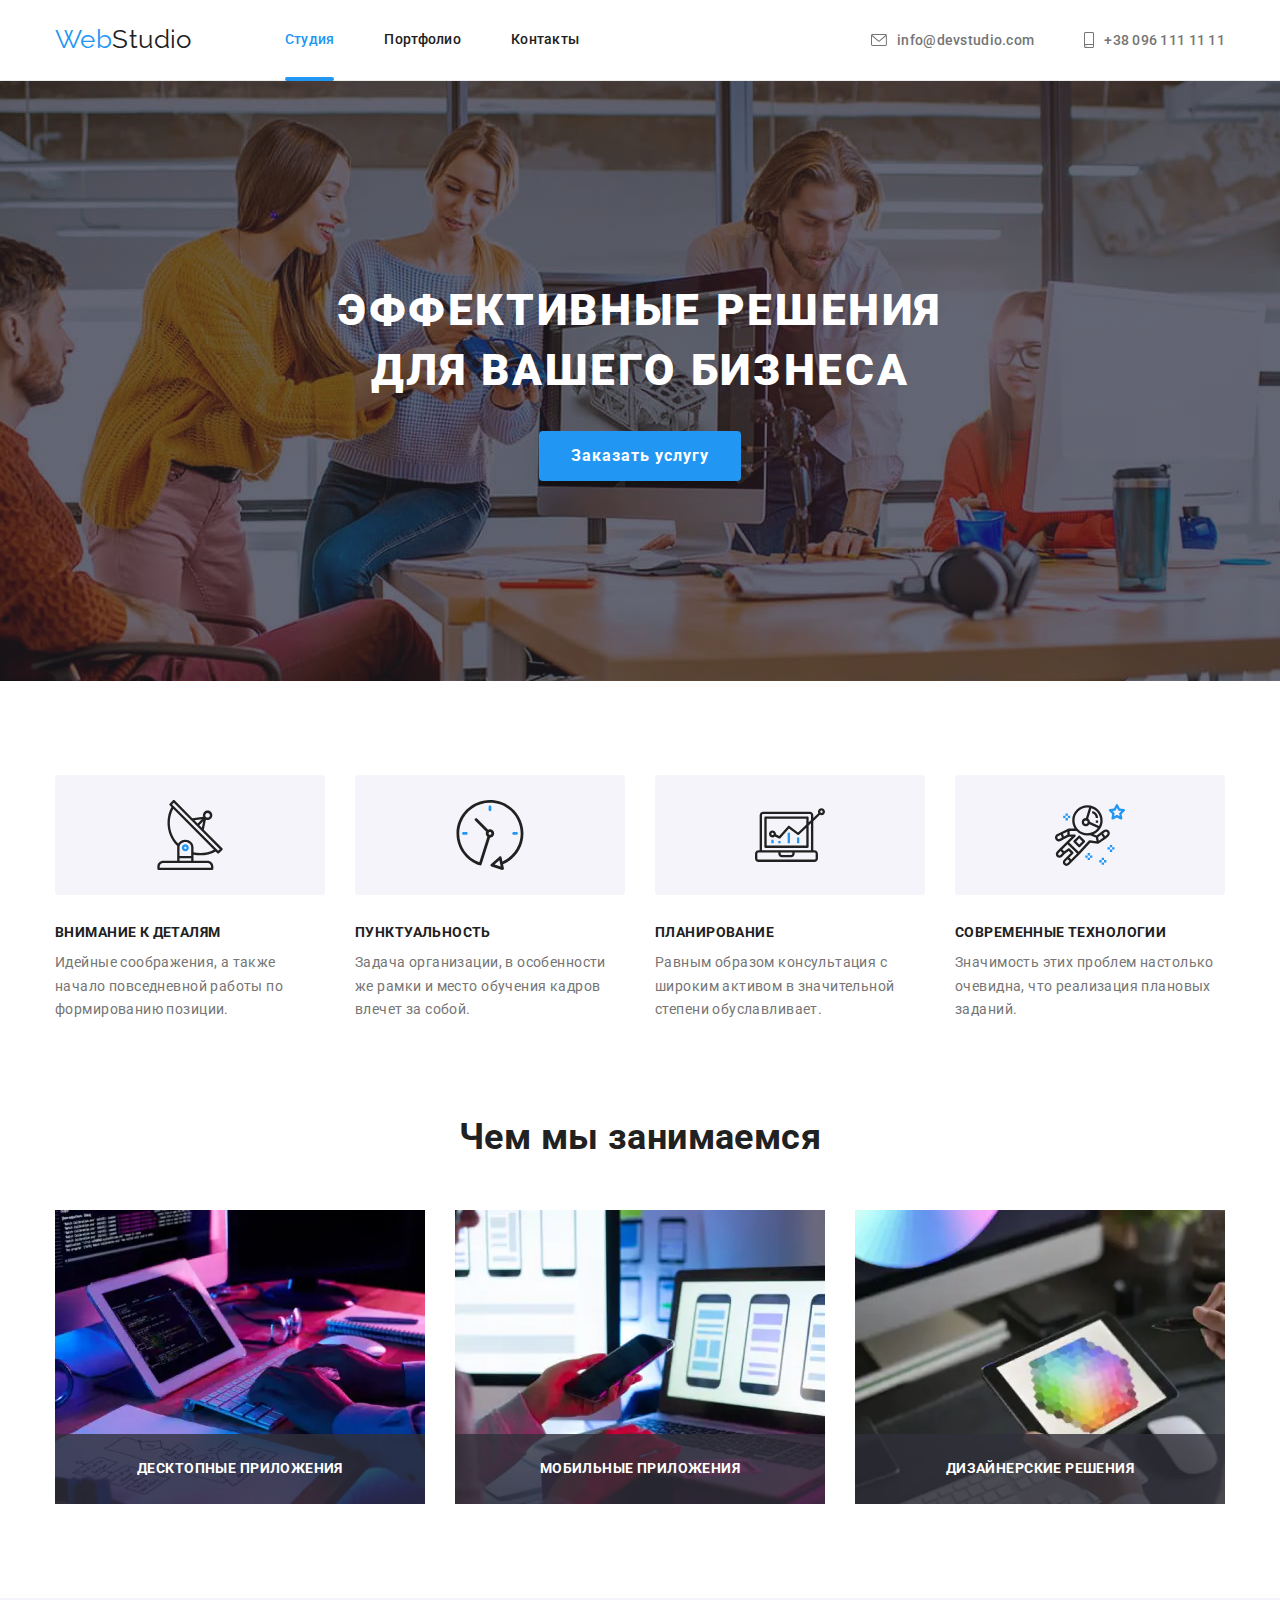
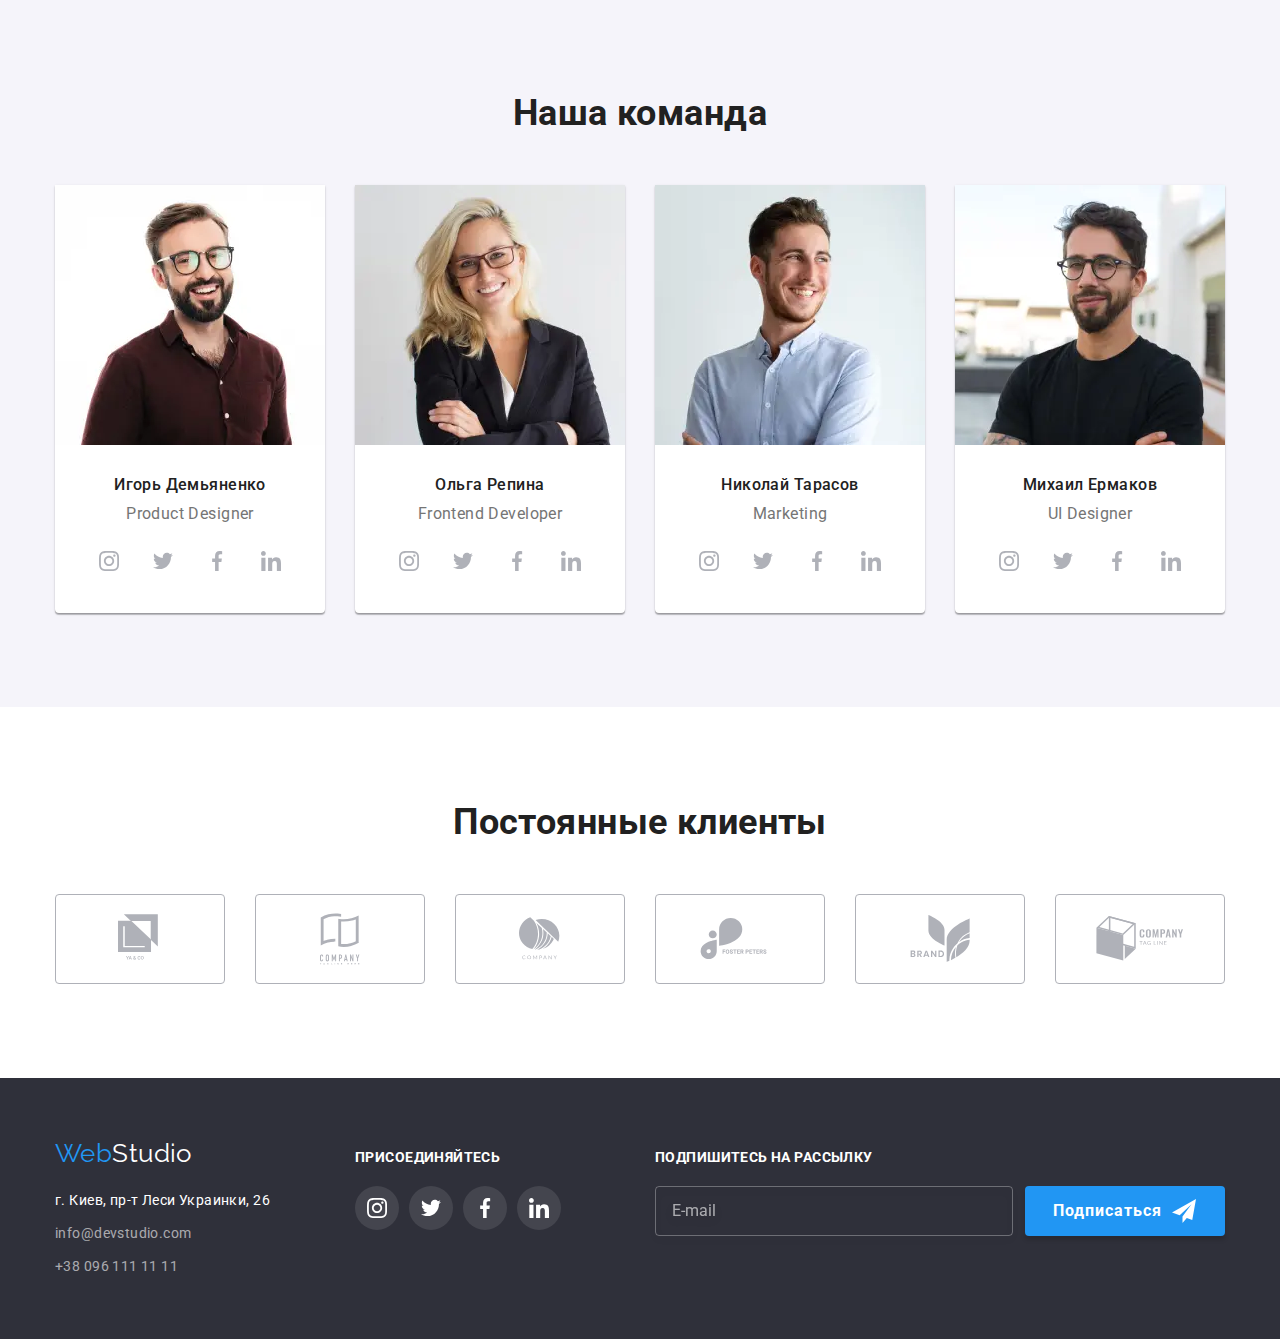
<file: index.html>
<!DOCTYPE html>
<html lang="ru">
  <head>
    <meta charset="UTF-8" />
    <meta name="viewport" content="width=device-width, initial-scale=1.0" />
    <title>WebStudio</title>

    <link
      href="https://fonts.googleapis.com/css2?family=Raleway:wght@700&family=Roboto:wght@400;500;700;900&display=swap"
      rel="stylesheet"
    />

    <link
      rel="stylesheet"
      href="https://cdnjs.cloudflare.com/ajax/libs/modern-normalize/1.0.0/modern-normalize.min.css"
    />

    <link rel="stylesheet" href="./css/main.min.css" />

    <link
      rel="stylesheet"
      href="https://cdnjs.cloudflare.com/ajax/libs/animate.css/4.1.1/animate.min.css"
    />
  </head>
  <body>
    <!-- Шапка сайта -->
    <header class="header">
      <div class="container header__container">
        <a
          href="./index.html"
          class="link logo logo__header animate__pulse"
          aria-label="логотип"
        >
          Web<span class="logo--dark">Studio</span>
        </a>
        <button
          class="menu-button"
          aria-expanded="false"
          aria-controls="menu-container"
          data-menu-button
          type="button"
        >
          <svg
            class=""
            width="40"
            height="40"
            aria-label="Переключатель мобильного меню"
          >
            <use class="icon-cross" href="./images/sprite.svg#menu-cross"></use>
            <use
              class="icon-burger"
              href="./images/sprite.svg#menu-burger"
            ></use>
          </svg>
        </button>

        <div class="menu-container" id="menu-container" data-menu>
          <nav>
            <ul class="list site-nav">
              <li class="site-nav__item">
                <a
                  href="./index.html"
                  class="link site-nav__link site-nav__link--current"
                >
                  Студия
                </a>
              </li>
              <li class="site-nav__item">
                <a href="./portfolio.html" class="link site-nav__link">
                  Портфолио
                </a>
              </li>
              <li class="site-nav__item">
                <a href="" class="link site-nav__link">Контакты</a>
              </li>
            </ul>
          </nav>

          <ul class="list contacts">
            <li class="contacts__item">
              <a href="mailto:info@devstudio.com" class="link contacts__link">
                <svg class="contacts__icon" width="16" height="12">
                  <use href="./images/sprite.svg#envelope"></use>
                </svg>
                info@devstudio.com
              </a>
            </li>

            <li class="item">
              <a href="tel:+380961111111" class="link contacts__link">
                <svg class="contacts__icon" width="10" height="16">
                  <use href="./images/sprite.svg#smartphone"></use>
                </svg>
                +38 096 111 11 11
              </a>
            </li>
          </ul>
        </div>
      </div>
    </header>

    <main>
      <!-- Герой -->

      <section class="hero">
        <div class="hero__wrapper">
          <h1 class="hero__title">
            Эффективные решения
            <br />
            для вашего бизнеса
          </h1>
          <button data-modal-open class="button hero__button" type="button">
            Заказать услугу
          </button>
        </div>
      </section>

      <!-- Особенности -->

      <section class="section">
        <div class="container">
          <h2 class="title visually-hidden">Особенности</h2>

          <ul class="list features-list">
            <li class="features-list__item">
              <div class="features-list__wrapper">
                <svg class="features-list__icon" width="70" height="70">
                  <use href="./images/sprite.svg#antenna"></use>
                </svg>
              </div>
              <h3 class="features-list__title">Внимание к деталям</h3>
              <p class="features-list__text">
                Идейные соображения, а также начало повседневной работы по
                формированию позиции.
              </p>
            </li>

            <li class="features-list__item">
              <div class="features-list__wrapper">
                <svg class="features-list__icon" width="70" height="70">
                  <use href="./images/sprite.svg#clock"></use>
                </svg>
              </div>
              <h3 class="features-list__title">Пунктуальность</h3>
              <p class="features-list__text">
                Задача организации, в особенности же рамки и место обучения
                кадров влечет за собой.
              </p>
            </li>

            <li class="features-list__item">
              <div class="features-list__wrapper">
                <svg class="features-list__icon" width="70" height="70">
                  <use href="./images/sprite.svg#diagram"></use>
                </svg>
              </div>
              <h3 class="features-list__title">Планирование</h3>
              <p class="features-list__text">
                Равным образом консультация с широким активом в значительной
                степени обуславливает.
              </p>
            </li>

            <li class="features-list__item">
              <div class="features-list__wrapper">
                <svg class="features-list__icon" width="70" height="70">
                  <use href="./images/sprite.svg#astronaut"></use>
                </svg>
              </div>
              <h3 class="features-list__title">Современные технологии</h3>
              <p class="features-list__text">
                Значимость этих проблем настолько очевидна, что реализация
                плановых заданий.
              </p>
            </li>
          </ul>
        </div>
      </section>

      <!-- Чем мы занимаемся -->
      <section class="section our-work">
        <div class="container">
          <h2 class="title">Чем мы занимаемся</h2>

          <ul class="list work-list">
            <li class="work-list__item">
              <picture>
                <source
                  srcset="
                    ./images/our-work/work-1.webp    1x,
                    ./images/our-work/work-1@2x.webp 2x
                  "
                  type="image/webp"
                />
                <img
                  srcset="
                    ./images/our-work/work-1.jpg    1x,
                    ./images/our-work/work-1@2x.jpg 2x
                  "
                  src="./images/our-work/work-1.jpg"
                  alt="Десктопные приложения"
                  width="370"
                  height="294"
                />
              </picture>

              <p class="work-list__text">Десктопные приложения</p>
            </li>

            <li class="work-list__item">
              <picture>
                <source
                  srcset="
                    ./images/our-work/work-2.webp    1x,
                    ./images/our-work/work-2@2x.webp 2x
                  "
                  type="image/webp"
                />
                <img
                  srcset="
                    ./images/our-work/work-2.jpg    1x,
                    ./images/our-work/work-2@2x.jpg 2x
                  "
                  src="./images/our-work/work-2.jpg"
                  alt="Мобильные приложения"
                  width="370"
                  height="294"
                />
              </picture>

              <p class="work-list__text">Мобильные приложения</p>
            </li>

            <li class="work-list__item">
              <picture>
                <source
                  srcset="
                    ./images/our-work/work-3.webp    1x,
                    ./images/our-work/work-3@2x.webp 2x
                  "
                  type="image/webp"
                />
                <img
                  srcset="
                    ./images/our-work/work-3.jpg    1x,
                    ./images/our-work/work-3@2x.jpg 2x
                  "
                  src="./images/our-work/work-3.jpg"
                  alt="Дизайнерские решения"
                  width="370"
                  height="294"
                />
              </picture>

              <p class="work-list__text">Дизайнерские решения</p>
            </li>
          </ul>
        </div>
      </section>

      <!-- Наша команда -->
      <section class="section our-team">
        <div class="container">
          <h2 class="title">Наша команда</h2>

          <ul class="list team-list">
            <!-- сотрудник-1 -->
            <li class="team-list__item">
              <div class="scene">
                <div class="card">
                  <picture>
                    <source
                      srcset="
                        ./images/our-team/teammate-1-450.webp    1x,
                        ./images/our-team/teammate-1-450@2x.webp 2x
                      "
                      media="(max-width: 767px)"
                      type="image/webp"
                    />

                    <source
                      srcset="
                        ./images/our-team/teammate-1-450.jpg    1x,
                        ./images/our-team/teammate-1-450@2x.jpg 2x
                      "
                      media="(max-width: 767px)"
                      type="image/jpeg"
                    />

                    <source
                      srcset="
                        ./images/our-team/teammate-1-354.webp    1x,
                        ./images/our-team/teammate-1-354@2x.webp 2x
                      "
                      media="(max-width: 1199px)"
                      type="image/webp"
                    />

                    <source
                      srcset="
                        ./images/our-team/teammate-1-354.jpg    1x,
                        ./images/our-team/teammate-1-354@2x.jpg 2x
                      "
                      media="(max-width: 1199px)"
                      type="image/jpeg"
                    />

                    <source
                      srcset="
                        ./images/our-team/teammate-1-270.webp    1x,
                        ./images/our-team/teammate-1-270@2x.webp 2x
                      "
                      media="(min-width: 1200px)"
                      type="image/webp"
                    />

                    <source
                      srcset="
                        ./images/our-team/teammate-1-270.jpg    1x,
                        ./images/our-team/teammate-1-270@2x.jpg 2x
                      "
                      media="(min-width: 1200px)"
                      type="image/jpeg"
                    />

                    <img
                      class="card__face"
                      src="./images/our-team/teammate-1-450.jpg"
                      alt="Игорь Демьяненко"
                      height="460"
                    />
                  </picture>

                  <p class="card__face card__face--back">
                    Lorem ipsum dolor, sit amet consectetur adipisicing elit.
                    Illo, adipisci eligendi iste architecto aliquam quidem fuga
                    amet maiores numquam provident.
                  </p>
                </div>
              </div>

              <h3 class="team-list__name">Игорь Демьяненко</h3>
              <p class="team-list__position" lang="en">Product Designer</p>
              <ul class="list social-networks__list">
                <li class="social-networks__item">
                  <a
                    class="social-networks__link"
                    href="https://www.instagram.com/"
                    target="_blank"
                    aria-label="Instagram"
                    rel="noreferrer"
                  >
                    <svg class="social-networks__icon" width="20" height="20">
                      <use href="./images/sprite.svg#instagram"></use>
                    </svg>
                  </a>
                </li>
                <li class="social-networks__item">
                  <a
                    class="social-networks__link"
                    href="https://twitter.com/"
                    target="_blank"
                    aria-label="Twitter"
                    rel="noreferrer"
                  >
                    <svg class="social-networks__icon" width="20" height="20">
                      <use href="./images/sprite.svg#twitter"></use>
                    </svg>
                  </a>
                </li>
                <li class="social-networks__item">
                  <a
                    class="social-networks__link"
                    href="https://www.facebook.com/"
                    target="_blank"
                    aria-label="Facebook"
                    rel="noreferrer"
                  >
                    <svg class="social-networks__icon" width="20" height="20">
                      <use href="./images/sprite.svg#facebook"></use>
                    </svg>
                  </a>
                </li>
                <li class="social-networks__item">
                  <a
                    class="social-networks__link"
                    href="https://www.linkedin.com/"
                    target="_blank"
                    aria-label="Linkedin"
                    rel="noreferrer"
                  >
                    <svg class="social-networks__icon" width="20" height="20">
                      <use href="./images/sprite.svg#linkedin"></use>
                    </svg>
                  </a>
                </li>
              </ul>
            </li>

            <!-- сотрудник-2 -->
            <li class="team-list__item">
              <div class="scene">
                <div class="card">
                  <picture>
                    <source
                      srcset="
                        ./images/our-team/teammate-2-450.webp    1x,
                        ./images/our-team/teammate-2-450@2x.webp 2x
                      "
                      media="(max-width: 767px)"
                      type="image/webp"
                    />

                    <source
                      srcset="
                        ./images/our-team/teammate-2-450.jpg    1x,
                        ./images/our-team/teammate-2-450@2x.jpg 2x
                      "
                      media="(max-width: 767px)"
                      type="image/jpeg"
                    />

                    <source
                      srcset="
                        ./images/our-team/teammate-2-354.webp    1x,
                        ./images/our-team/teammate-2-354@2x.webp 2x
                      "
                      media="(max-width: 1199px)"
                      type="image/webp"
                    />

                    <source
                      srcset="
                        ./images/our-team/teammate-2-354.jpg    1x,
                        ./images/our-team/teammate-2-354@2x.jpg 2x
                      "
                      media="(max-width: 1199px)"
                      type="image/jpeg"
                    />

                    <source
                      srcset="
                        ./images/our-team/teammate-2-270.webp    1x,
                        ./images/our-team/teammate-2-270@2x.webp 2x
                      "
                      media="(min-width: 1200px)"
                      type="image/webp"
                    />

                    <source
                      srcset="
                        ./images/our-team/teammate-2-270.jpg    1x,
                        ./images/our-team/teammate-2-270@2x.jpg 2x
                      "
                      media="(min-width: 1200px)"
                      type="image/jpeg"
                    />

                    <img
                      class="card__face"
                      src="./images/our-team/teammate-2-450.jpg"
                      alt="Ольга Репина"
                      height="460"
                    />
                  </picture>

                  <p class="card__face card__face--back">
                    Lorem ipsum dolor, sit amet consectetur adipisicing elit.
                    Illo, adipisci eligendi iste architecto aliquam quidem fuga
                    amet maiores numquam provident.
                  </p>
                </div>
              </div>

              <h3 class="team-list__name">Ольга Репина</h3>
              <p class="team-list__position" lang="en">Frontend Developer</p>
              <ul class="list social-networks__list">
                <li class="social-networks__item">
                  <a
                    class="social-networks__link"
                    href="https://www.instagram.com/"
                    target="_blank"
                    aria-label="Instagram"
                    rel="noreferrer"
                  >
                    <svg class="social-networks__icon" width="20" height="20">
                      <use href="./images/sprite.svg#instagram"></use>
                    </svg>
                  </a>
                </li>
                <li class="social-networks__item">
                  <a
                    class="social-networks__link"
                    href="https://twitter.com/"
                    target="_blank"
                    aria-label="Twitter"
                    rel="noreferrer"
                  >
                    <svg class="social-networks__icon" width="20" height="20">
                      <use href="./images/sprite.svg#twitter"></use>
                    </svg>
                  </a>
                </li>
                <li class="social-networks__item">
                  <a
                    class="social-networks__link"
                    href="https://www.facebook.com/"
                    target="_blank"
                    aria-label="Facebook"
                    rel="noreferrer"
                  >
                    <svg class="social-networks__icon" width="20" height="20">
                      <use href="./images/sprite.svg#facebook"></use>
                    </svg>
                  </a>
                </li>
                <li class="social-networks__item">
                  <a
                    class="social-networks__link"
                    href="https://www.linkedin.com/"
                    target="_blank"
                    aria-label="Linkedin"
                    rel="noreferrer"
                  >
                    <svg class="social-networks__icon" width="20" height="20">
                      <use href="./images/sprite.svg#linkedin"></use>
                    </svg>
                  </a>
                </li>
              </ul>
            </li>

            <!-- сотрудник-3 -->
            <li class="team-list__item">
              <div class="scene">
                <div class="card">
                  <picture>
                    <source
                      srcset="
                        ./images/our-team/teammate-3-450.webp    1x,
                        ./images/our-team/teammate-3-450@2x.webp 2x
                      "
                      media="(max-width: 767px)"
                      type="image/webp"
                    />

                    <source
                      srcset="
                        ./images/our-team/teammate-3-450.jpg    1x,
                        ./images/our-team/teammate-3-450@2x.jpg 2x
                      "
                      media="(max-width: 767px)"
                      type="image/jpeg"
                    />

                    <source
                      srcset="
                        ./images/our-team/teammate-3-354.webp    1x,
                        ./images/our-team/teammate-3-354@2x.webp 2x
                      "
                      media="(max-width: 1199px)"
                      type="image/webp"
                    />

                    <source
                      srcset="
                        ./images/our-team/teammate-3-354.jpg    1x,
                        ./images/our-team/teammate-3-354@2x.jpg 2x
                      "
                      media="(max-width: 1199px)"
                      type="image/jpeg"
                    />

                    <source
                      srcset="
                        ./images/our-team/teammate-3-270.webp    1x,
                        ./images/our-team/teammate-3-270@2x.webp 2x
                      "
                      media="(min-width: 1200px)"
                      type="image/webp"
                    />

                    <source
                      srcset="
                        ./images/our-team/teammate-3-270.jpg    1x,
                        ./images/our-team/teammate-3-270@2x.jpg 2x
                      "
                      media="(min-width: 1200px)"
                      type="image/jpeg"
                    />

                    <img
                      class="card__face"
                      src="./images/our-team/teammate-3-450.jpg"
                      alt="Николай Тарасов"
                      height="460"
                    />
                  </picture>

                  <p class="card__face card__face--back">
                    Lorem ipsum dolor, sit amet consectetur adipisicing elit.
                    Illo, adipisci eligendi iste architecto aliquam quidem fuga
                    amet maiores numquam provident.
                  </p>
                </div>
              </div>

              <h3 class="team-list__name">Николай Тарасов</h3>
              <p class="team-list__position" lang="en">Marketing</p>
              <ul class="list social-networks__list">
                <li class="social-networks__item">
                  <a
                    class="social-networks__link"
                    href="https://www.instagram.com/"
                    target="_blank"
                    aria-label="Instagram"
                    rel="noreferrer"
                  >
                    <svg class="social-networks__icon" width="20" height="20">
                      <use href="./images/sprite.svg#instagram"></use>
                    </svg>
                  </a>
                </li>
                <li class="social-networks__item">
                  <a
                    class="social-networks__link"
                    href="https://twitter.com/"
                    target="_blank"
                    aria-label="Twitter"
                    rel="noreferrer"
                  >
                    <svg class="social-networks__icon" width="20" height="20">
                      <use href="./images/sprite.svg#twitter"></use>
                    </svg>
                  </a>
                </li>
                <li class="social-networks__item">
                  <a
                    class="social-networks__link"
                    href="https://www.facebook.com/"
                    target="_blank"
                    aria-label="Facebook"
                    rel="noreferrer"
                  >
                    <svg class="social-networks__icon" width="20" height="20">
                      <use href="./images/sprite.svg#facebook"></use>
                    </svg>
                  </a>
                </li>
                <li class="social-networks__item">
                  <a
                    class="social-networks__link"
                    href="https://www.linkedin.com/"
                    target="_blank"
                    aria-label="Linkedin"
                    rel="noreferrer"
                  >
                    <svg class="social-networks__icon" width="20" height="20">
                      <use href="./images/sprite.svg#linkedin"></use>
                    </svg>
                  </a>
                </li>
              </ul>
            </li>

            <!-- сотрудник-4 -->
            <li class="team-list__item">
              <div class="scene">
                <div class="card">
                  <picture>
                    <source
                      srcset="
                        ./images/our-team/teammate-4-450.webp    1x,
                        ./images/our-team/teammate-4-450@2x.webp 2x
                      "
                      media="(max-width: 767px)"
                      type="image/webp"
                    />

                    <source
                      srcset="
                        ./images/our-team/teammate-4-450.jpg    1x,
                        ./images/our-team/teammate-4-450@2x.jpg 2x
                      "
                      media="(max-width: 767px)"
                      type="image/jpeg"
                    />

                    <source
                      srcset="
                        ./images/our-team/teammate-4-354.webp    1x,
                        ./images/our-team/teammate-4-354@2x.webp 2x
                      "
                      media="(max-width: 1199px)"
                      type="image/webp"
                    />

                    <source
                      srcset="
                        ./images/our-team/teammate-4-354.jpg    1x,
                        ./images/our-team/teammate-4-354@2x.jpg 2x
                      "
                      media="(max-width: 1199px)"
                      type="image/jpeg"
                    />

                    <source
                      srcset="
                        ./images/our-team/teammate-4-270.webp    1x,
                        ./images/our-team/teammate-4-270@2x.webp 2x
                      "
                      media="(min-width: 1200px)"
                      type="image/webp"
                    />

                    <source
                      srcset="
                        ./images/our-team/teammate-4-270.jpg    1x,
                        ./images/our-team/teammate-4-270@2x.jpg 2x
                      "
                      media="(min-width: 1200px)"
                      type="image/jpeg"
                    />

                    <img
                      class="card__face"
                      src="./images/our-team/teammate-4-450.jpg"
                      alt="Михаил Ермаков"
                      height="460"
                    />
                  </picture>

                  <p class="card__face card__face--back">
                    Lorem ipsum dolor, sit amet consectetur adipisicing elit.
                    Illo, adipisci eligendi iste architecto aliquam quidem fuga
                    amet maiores numquam provident.
                  </p>
                </div>
              </div>

              <h3 class="team-list__name">Михаил Ермаков</h3>
              <p class="team-list__position" lang="en">UI Designer</p>
              <ul class="list social-networks__list">
                <li class="social-networks__item">
                  <a
                    class="social-networks__link"
                    href="https://www.instagram.com/"
                    target="_blank"
                    aria-label="Instagram"
                    rel="noreferrer"
                  >
                    <svg class="social-networks__icon" width="20" height="20">
                      <use href="./images/sprite.svg#instagram"></use>
                    </svg>
                  </a>
                </li>
                <li class="social-networks__item">
                  <a
                    class="social-networks__link"
                    href="https://twitter.com/"
                    target="_blank"
                    aria-label="Twitter"
                    rel="noreferrer"
                  >
                    <svg class="social-networks__icon" width="20" height="20">
                      <use href="./images/sprite.svg#twitter"></use>
                    </svg>
                  </a>
                </li>
                <li class="social-networks__item">
                  <a
                    class="social-networks__link"
                    href="https://www.facebook.com/"
                    target="_blank"
                    aria-label="Facebook"
                    rel="noreferrer"
                  >
                    <svg class="social-networks__icon" width="20" height="20">
                      <use href="./images/sprite.svg#facebook"></use>
                    </svg>
                  </a>
                </li>
                <li class="social-networks__item">
                  <a
                    class="social-networks__link"
                    href="https://www.linkedin.com/"
                    target="_blank"
                    aria-label="Linkedin"
                    rel="noreferrer"
                  >
                    <svg class="social-networks__icon" width="20" height="20">
                      <use href="./images/sprite.svg#linkedin"></use>
                    </svg>
                  </a>
                </li>
              </ul>
            </li>
          </ul>
        </div>
      </section>

      <!-- Постоянные клиенты -->

      <section class="section regular-clients">
        <div class="container">
          <h2 class="title">Постоянные клиенты</h2>

          <ul class="list regular-clients__list">
            <li class="regular-clients__item">
              <a class="regular-clients__link" href="" aria-label="клиент-1">
                <svg class="regular-clients__icon" width="44" height="49">
                  <use href="./images/sprite.svg#client-1"></use>
                </svg>
              </a>
            </li>

            <li class="regular-clients__item">
              <a class="regular-clients__link" href="" aria-label="клиент-2">
                <svg class="regular-clients__icon" width="40" height="52">
                  <use href="./images/sprite.svg#client-2"></use>
                </svg>
              </a>
            </li>

            <li class="regular-clients__item">
              <a class="regular-clients__link" href="" aria-label="клиент-3">
                <svg class="regular-clients__icon" width="41" height="43">
                  <use href="./images/sprite.svg#client-3"></use>
                </svg>
              </a>
            </li>

            <li class="regular-clients__item">
              <a class="regular-clients__link" href="" aria-label="клиент-4">
                <svg class="regular-clients__icon" width="80" height="42">
                  <use href="./images/sprite.svg#client-4"></use>
                </svg>
              </a>
            </li>

            <li class="regular-clients__item">
              <a class="regular-clients__link" href="" aria-label="клиент-5">
                <svg class="regular-clients__icon" width="60" height="47">
                  <use href="./images/sprite.svg#client-5"></use>
                </svg>
              </a>
            </li>

            <li class="regular-clients__item">
              <a class="regular-clients__link" href="" aria-label="клиент-6">
                <svg class="regular-clients__icon" width="88" height="45">
                  <use href="./images/sprite.svg#client-6"></use>
                </svg>
              </a>
            </li>
          </ul>
        </div>
      </section>
    </main>

    <!-- Подвал сайта -->
    <footer class="footer">
      <div class="container footer__container">
        <div class="footer__contacts">
          <a
            href="./index.html"
            class="link logo logo__footer"
            aria-label="логотип"
            >Web<span class="logo--light">Studio</span>
          </a>

          <address class="address">
            <ul class="list">
              <li class="address__item">
                <a
                  class="link address__geolocation"
                  href="https://goo.gl/maps/Sc49ARag6QPki6zA7"
                  target="_blank"
                  rel="noreferrer"
                >
                  г. Киев, пр-т Леси Украинки, 26
                </a>
              </li>
              <li class="address__item">
                <a href="mailto:info@devstudio.com" class="link address__link">
                  info@devstudio.com
                </a>
              </li>
              <li class="address__item">
                <a href="tel:+380961111111" class="link address__link">
                  +38 096 111 11 11
                </a>
              </li>
            </ul>
          </address>
        </div>

        <div class="social-networks">
          <b class="footer__title">Присоединяйтесь</b>

          <ul class="list social-networks__list social-networks__list--start">
            <li class="social-networks__item">
              <a
                class="social-networks__link social-networks__link--footer"
                href="https://www.instagram.com/"
                target="_blank"
                aria-label="Instagram"
                rel="noreferrer"
              >
                <svg
                  class="social-networks__icon social-networks__icon--footer"
                  width="20"
                  height="20"
                >
                  <use href="./images/sprite.svg#instagram"></use>
                </svg>
              </a>
            </li>

            <li class="social-networks__item">
              <a
                class="social-networks__link social-networks__link--footer"
                href="https://twitter.com/"
                target="_blank"
                aria-label="Twitter"
                rel="noreferrer"
              >
                <svg
                  class="social-networks__icon social-networks__icon--footer"
                  width="20"
                  height="20"
                >
                  <use href="./images/sprite.svg#twitter"></use>
                </svg>
              </a>
            </li>

            <li class="social-networks__item">
              <a
                class="social-networks__link social-networks__link--footer"
                href="https://www.facebook.com/"
                target="_blank"
                aria-label="Facebook"
                rel="noreferrer"
              >
                <svg
                  class="social-networks__icon social-networks__icon--footer"
                  width="20"
                  height="20"
                >
                  <use href="./images/sprite.svg#facebook"></use>
                </svg>
              </a>
            </li>

            <li class="social-networks__item--linkedin">
              <a
                class="social-networks__link social-networks__link--footer"
                href="https://www.linkedin.com/"
                target="_blank"
                aria-label="Linkedin"
                rel="noreferrer"
              >
                <svg
                  class="social-networks__icon social-networks__icon--footer"
                  width="20"
                  height="20"
                >
                  <use href="./images/sprite.svg#linkedin"></use>
                </svg>
              </a>
            </li>
          </ul>
        </div>

        <div class="subscription">
          <b class="footer__title">Подпишитесь на рассылку</b>
          <form class="subscription__form">
            <input
              class="subscription__input"
              type="email"
              name="mail"
              id="mail"
              placeholder="E-mail"
              autocomplete="email"
              required
              aria-label="адрес электронной почты"
            />

            <button class="subscription__button button" type="submit">
              <span>Подписаться</span>
              <svg class="subscription__icon" width="24" height="24">
                <use href="./images/sprite.svg#icon-send"></use>
              </svg>
            </button>
          </form>
        </div>
      </div>
    </footer>

    <!-- Модальное окно -->

    <div data-modal class="backdrop backdrop--hidden">
      <div class="modal">
        <button
          type="button"
          aria-label="Закрыть модальное окно"
          data-modal-close
          class="modal__button-close"
        >
          <svg class="modal__close-icon" width="11" height="11">
            <use href="./images/sprite.svg#close-black"></use>
          </svg>
        </button>

        <form class="form-request js-speaker-form">
          <h2 class="form-request__title">
            Оставьте свои данные, мы вам перезвоним
          </h2>

          <label class="form-request__field">
            <span class="form-request__label">Имя</span>
            <input
              class="form-request__input"
              type="text"
              name="name"
              autocomplete="name"
              placeholder=" "
              required
            />
            <svg class="form-request__icon" width="18" height="18">
              <use href="./images/sprite.svg#person"></use>
            </svg>
          </label>

          <label class="form-request__field">
            <span class="form-request__label">Телефон</span>
            <input
              class="form-request__input"
              type="tel"
              name="tel"
              placeholder=" "
            />
            <svg class="form-request__icon" width="18" height="18">
              <use href="./images/sprite.svg#phone"></use>
            </svg>
          </label>

          <label class="form-request__field">
            <span class="form-request__label">Почта</span>
            <input
              class="form-request__input"
              type="email"
              name="mail"
              placeholder=" "
              required
            />
            <svg class="form-request__icon" width="18" height="18">
              <use href="./images/sprite.svg#email"></use>
            </svg>
          </label>

          <label class="form-request__field comment">
            <span class="form-request__label">Комментарий</span>
            <textarea
              class="field-comment"
              name="comment"
              placeholder="Введите текст"
            ></textarea>
          </label>

          <label class="policy">
            <input
              class="policy__checkbox"
              type="checkbox"
              name="policy"
              required
              value="Соглашаюсь с рассылкой и принимаю Условия договора"
            />

            <span class="policy__label">
              Соглашаюсь с рассылкой и принимаю
              <a
                class="link policy__contract"
                href=""
                aria-label="Условия договора"
              >
                Условия договора
              </a>
            </span>
          </label>

          <div class="button-contianer">
            <button class="form-request__button button" type="submit">
              Отправить
            </button>
          </div>
        </form>
      </div>
    </div>

    <script src="./js/modal.js"></script>
    <script src="./js/menu.js"></script>

    <script>
      (() => {
        document
          .querySelector('.js-speaker-form')
          .addEventListener('submit', e => {
            e.preventDefault();

            new FormData(e.currentTarget).forEach((value, name) =>
              console.log(`${name}: ${value}`),
            );
            e.currentTarget.reset();
          });
      })();
    </script>
  </body>
</html>
</file>
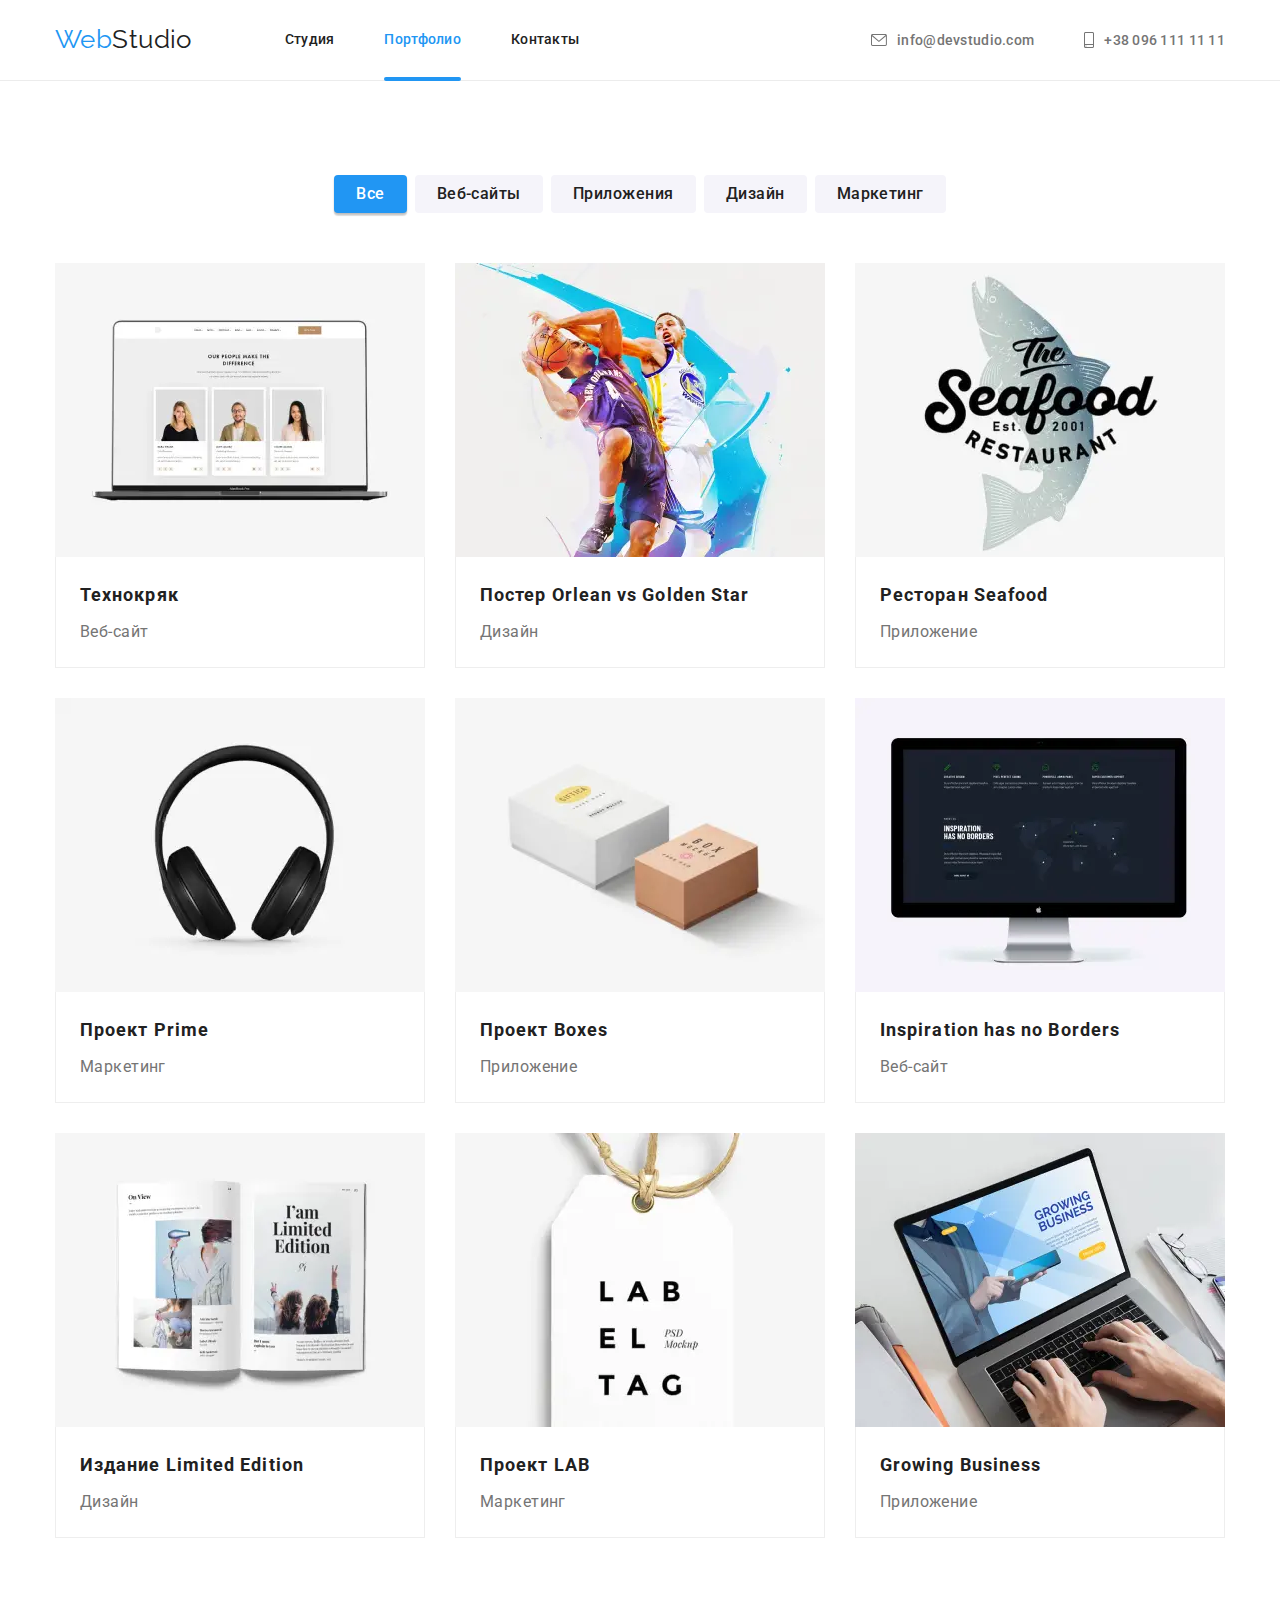
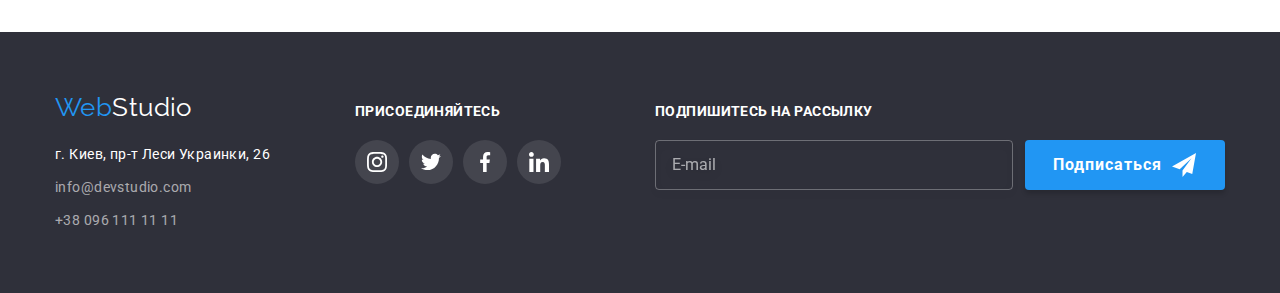
<file: portfolio.html>
<!DOCTYPE html>
<html lang="ru">
  <head>
    <meta charset="UTF-8" />
    <meta name="viewport" content="width=device-width, initial-scale=1.0" />
    <title>WebStudio</title>
    <link
      href="https://fonts.googleapis.com/css2?family=Raleway:wght@700&family=Roboto:wght@400;500;700;900&display=swap"
      rel="stylesheet"
    />
    <link
      rel="stylesheet"
      href="https://cdnjs.cloudflare.com/ajax/libs/modern-normalize/1.0.0/modern-normalize.min.css"
    />
    <link rel="stylesheet" href="./css/portfolio.min.css" />
  </head>
  <body>
    <!-- Шапка сайта -->
    <header class="header">
      <div class="container header__container">
        <a
          href="./index.html"
          class="link logo logo__header"
          aria-label="логотип"
        >
          Web<span class="logo--dark">Studio</span>
        </a>

        <div class="menu-container" id="menu-container" data-menu>
          <nav>
            <ul class="list site-nav">
              <li class="site-nav__item">
                <a href="./index.html" class="link site-nav__link">Студия</a>
              </li>

              <li class="site-nav__item">
                <a
                  href="./portfolio.html"
                  class="link site-nav__link site-nav__link--current"
                >
                  Портфолио
                </a>
              </li>

              <li class="site-nav__item">
                <a href="" class="link site-nav__link">Контакты</a>
              </li>
            </ul>
          </nav>

          <ul class="list contacts">
            <li class="contacts__item">
              <a
                href="mailto:info@devstudio.com"
                class="link contacts__link contacts__link--email"
              >
                <svg class="contacts__icon" width="16" height="12">
                  <use href="./images/sprite.svg#envelope"></use>
                </svg>
                info@devstudio.com
              </a>
            </li>

            <li class="item">
              <a
                href="tel:+380961111111"
                class="link contacts__link contacts__link--tel"
              >
                <svg class="contacts__icon" width="10" height="16">
                  <use href="./images/sprite.svg#smartphone"></use>
                </svg>
                +38 096 111 11 11
              </a>
            </li>
          </ul>
        </div>
        <button
          class="menu-button"
          aria-expanded="false"
          aria-controls="menu-container"
          data-menu-button
          type="button"
        >
          <svg
            class=""
            width="40"
            height="40"
            aria-label="Переключатель мобильного меню"
          >
            <use class="icon-cross" href="./images/sprite.svg#menu-cross"></use>
            <use
              class="icon-burger"
              href="./images/sprite.svg#menu-burger"
            ></use>
          </svg>
        </button>
      </div>
    </header>

    <!-- Портфолио -->
    <main>
      <section class="section">
        <div class="container" id="projects">
          <!-- Фильтр -->

          <ul class="list filter-list" data-controls>
            <li class="filter-list__item">
              <button
                data-control="all"
                class="button filter-list__button"
                type="button"
              >
                Все
              </button>
            </li>

            <li class="filter-list__item">
              <button
                data-control="webSites"
                class="button filter-list__button"
                type="button"
              >
                Веб-сайты
              </button>
            </li>

            <li class="filter-list__item">
              <button
                data-control="apps"
                class="button filter-list__button"
                type="button"
              >
                Приложения
              </button>
            </li>

            <li class="filter-list__item">
              <button
                data-control="design"
                class="button filter-list__button"
                type="button"
              >
                Дизайн
              </button>
            </li>

            <li class="filter-list__item">
              <button
                data-control="marketing"
                class="button filter-list__button"
                type="button"
              >
                Маркетинг
              </button>
            </li>
          </ul>

          <!-- Список проектов -->

          <ul class="list project-list" data-panes>
            <li class="project-list__item" data-pane="webSites">
              <a href="#" class="link project-list__link">
                <div class="project-list__thumb">
                  <picture>
                    <source
                      srcset="
                        ./images/portfolio/project-1-450.webp    1x,
                        ./images/portfolio/project-1-450@2x.webp 2x
                      "
                      media="(max-width: 767px)"
                      type="image/webp"
                    />

                    <source
                      srcset="
                        ./images/portfolio/project-1-450.jpg    1x,
                        ./images/portfolio/project-1-450@2x.jpg 2x
                      "
                      media="(max-width: 767px)"
                      type="image/jpeg"
                    />

                    <source
                      srcset="
                        ./images/portfolio/project-1-354.webp    1x,
                        ./images/portfolio/project-1-354@2x.webp 2x
                      "
                      media="(max-width: 1199px)"
                      type="image/webp"
                    />

                    <source
                      srcset="
                        ./images/portfolio/project-1-354.jpg    1x,
                        ./images/portfolio/project-1-354@2x.jpg 2x
                      "
                      media="(max-width: 1199px)"
                      type="image/jpeg"
                    />

                    <source
                      srcset="
                        ./images/portfolio/project-1-370.webp    1x,
                        ./images/portfolio/project-1-370@2x.webp 2x
                      "
                      media="(min-width: 1200px)"
                      type="image/webp"
                    />

                    <source
                      srcset="
                        ./images/portfolio/project-1-370.jpg    1x,
                        ./images/portfolio/project-1-370@2x.jpg 2x
                      "
                      media="(min-width: 1200px)"
                      type="image/jpeg"
                    />

                    <img
                      src="./images/portfolio/project-1-450.jpg"
                      alt="Технокряк"
                      height="294"
                    />
                  </picture>

                  <div class="project-list__overlay">
                    <p class="project-list__overlay-text">
                      Технокряк это современная площадка распространения
                      коронавируса. Компании используют эту платформу для
                      цифрового шпионажа и атак на защищённые сервера
                      конкурентов.
                    </p>
                  </div>
                </div>
                <div class="project-list__meta project-list__meta--first">
                  <h2 class="project-list__title">Технокряк</h2>
                  <p class="project-list__text">Веб-сайт</p>
                </div>
              </a>
            </li>

            <li class="project-list__item" data-pane="design">
              <a href="#" class="link project-list__link">
                <div class="project-list__thumb">
                  <picture>
                    <source
                      srcset="
                        ./images/portfolio/project-2-450.webp    1x,
                        ./images/portfolio/project-2-450@2x.webp 2x
                      "
                      media="(max-width: 767px)"
                      type="image/webp"
                    />

                    <source
                      srcset="
                        ./images/portfolio/project-2-450.jpg    1x,
                        ./images/portfolio/project-2-450@2x.jpg 2x
                      "
                      media="(max-width: 767px)"
                      type="image/jpeg"
                    />

                    <source
                      srcset="
                        ./images/portfolio/project-2-354.webp    1x,
                        ./images/portfolio/project-2-354@2x.webp 2x
                      "
                      media="(max-width: 1199px)"
                      type="image/webp"
                    />

                    <source
                      srcset="
                        ./images/portfolio/project-2-354.jpg    1x,
                        ./images/portfolio/project-2-354@2x.jpg 2x
                      "
                      media="(max-width: 1199px)"
                      type="image/jpeg"
                    />

                    <source
                      srcset="
                        ./images/portfolio/project-2-370.webp    1x,
                        ./images/portfolio/project-2-370@2x.webp 2x
                      "
                      media="(min-width: 1200px)"
                      type="image/webp"
                    />

                    <source
                      srcset="
                        ./images/portfolio/project-2-370.jpg    1x,
                        ./images/portfolio/project-2-370@2x.jpg 2x
                      "
                      media="(min-width: 1200px)"
                      type="image/jpeg"
                    />

                    <img
                      src="./images/portfolio/project-2-450.jpg"
                      alt="Постер New Orlean vs Golden Star"
                      height="294"
                    />
                  </picture>

                  <div class="project-list__overlay">
                    <p class="project-list__overlay-text">
                      Технокряк это современная площадка распространения
                      коронавируса. Компании используют эту платформу для
                      цифрового шпионажа и атак на защищённые сервера
                      конкурентов.
                    </p>
                  </div>
                </div>
                <div class="project-list__meta">
                  <h2 class="project-list__title">
                    Постер
                    <span lang="en">Orlean vs Golden Star</span>
                  </h2>
                  <p class="project-list__text">Дизайн</p>
                </div>
              </a>
            </li>

            <li class="project-list__item" data-pane="apps">
              <a href="#" class="link project-list__link">
                <div class="project-list__thumb">
                  <picture>
                    <source
                      srcset="
                        ./images/portfolio/project-3-450.webp    1x,
                        ./images/portfolio/project-3-450@2x.webp 2x
                      "
                      media="(max-width: 767px)"
                      type="image/webp"
                    />

                    <source
                      srcset="
                        ./images/portfolio/project-3-450.jpg    1x,
                        ./images/portfolio/project-3-450@2x.jpg 2x
                      "
                      media="(max-width: 767px)"
                      type="image/jpeg"
                    />

                    <source
                      srcset="
                        ./images/portfolio/project-3-354.webp    1x,
                        ./images/portfolio/project-3-354@2x.webp 2x
                      "
                      media="(max-width: 1199px)"
                      type="image/webp"
                    />

                    <source
                      srcset="
                        ./images/portfolio/project-3-354.jpg    1x,
                        ./images/portfolio/project-3-354@2x.jpg 2x
                      "
                      media="(max-width: 1199px)"
                      type="image/jpeg"
                    />

                    <source
                      srcset="
                        ./images/portfolio/project-3-370.webp    1x,
                        ./images/portfolio/project-3-370@2x.webp 2x
                      "
                      media="(min-width: 1200px)"
                      type="image/webp"
                    />

                    <source
                      srcset="
                        ./images/portfolio/project-3-370.jpg    1x,
                        ./images/portfolio/project-3-370@2x.jpg 2x
                      "
                      media="(min-width: 1200px)"
                      type="image/jpeg"
                    />

                    <img
                      src="./images/portfolio/project-3-450.jpg"
                      alt="Ресторан Seafood"
                      height="294"
                    />
                  </picture>

                  <div class="project-list__overlay">
                    <p class="project-list__overlay-text">
                      Технокряк это современная площадка распространения
                      коронавируса. Компании используют эту платформу для
                      цифрового шпионажа и атак на защищённые сервера
                      конкурентов.
                    </p>
                  </div>
                </div>
                <div class="project-list__meta">
                  <h2 class="project-list__title">
                    Ресторан
                    <span lang="en">Seafood</span>
                  </h2>
                  <p class="project-list__text">Приложение</p>
                </div>
              </a>
            </li>

            <li class="project-list__item" data-pane="marketing">
              <a href="#" class="link project-list__link">
                <div class="project-list__thumb">
                  <picture>
                    <source
                      srcset="
                        ./images/portfolio/project-4-450.webp    1x,
                        ./images/portfolio/project-4-450@2x.webp 2x
                      "
                      media="(max-width: 767px)"
                      type="image/webp"
                    />

                    <source
                      srcset="
                        ./images/portfolio/project-4-450.jpg    1x,
                        ./images/portfolio/project-4-450@2x.jpg 2x
                      "
                      media="(max-width: 767px)"
                      type="image/jpeg"
                    />

                    <source
                      srcset="
                        ./images/portfolio/project-4-354.webp    1x,
                        ./images/portfolio/project-4-354@2x.webp 2x
                      "
                      media="(max-width: 1199px)"
                      type="image/webp"
                    />

                    <source
                      srcset="
                        ./images/portfolio/project-4-354.jpg    1x,
                        ./images/portfolio/project-4-354@2x.jpg 2x
                      "
                      media="(max-width: 1199px)"
                      type="image/jpeg"
                    />

                    <source
                      srcset="
                        ./images/portfolio/project-4-370.webp    1x,
                        ./images/portfolio/project-4-370@2x.webp 2x
                      "
                      media="(min-width: 1200px)"
                      type="image/webp"
                    />

                    <source
                      srcset="
                        ./images/portfolio/project-4-370.jpg    1x,
                        ./images/portfolio/project-4-370@2x.jpg 2x
                      "
                      media="(min-width: 1200px)"
                      type="image/jpeg"
                    />

                    <img
                      src="./images/portfolio/project-4-450.jpg"
                      alt="Проект Prime"
                      height="294"
                    />
                  </picture>

                  <div class="project-list__overlay">
                    <p class="project-list__overlay-text">
                      Технокряк это современная площадка распространения
                      коронавируса. Компании используют эту платформу для
                      цифрового шпионажа и атак на защищённые сервера
                      конкурентов.
                    </p>
                  </div>
                </div>
                <div class="project-list__meta">
                  <h2 class="project-list__title">
                    Проект
                    <span lang="en">Prime</span>
                  </h2>
                  <p class="project-list__text">Маркетинг</p>
                </div>
              </a>
            </li>

            <li class="project-list__item" data-pane="apps">
              <a href="#" class="link project-list__link">
                <div class="project-list__thumb">
                  <picture>
                    <source
                      srcset="
                        ./images/portfolio/project-5-450.webp    1x,
                        ./images/portfolio/project-5-450@2x.webp 2x
                      "
                      media="(max-width: 767px)"
                      type="image/webp"
                    />

                    <source
                      srcset="
                        ./images/portfolio/project-5-450.jpg    1x,
                        ./images/portfolio/project-5-450@2x.jpg 2x
                      "
                      media="(max-width: 767px)"
                      type="image/jpeg"
                    />

                    <source
                      srcset="
                        ./images/portfolio/project-5-354.webp    1x,
                        ./images/portfolio/project-5-354@2x.webp 2x
                      "
                      media="(max-width: 1199px)"
                      type="image/webp"
                    />

                    <source
                      srcset="
                        ./images/portfolio/project-5-354.jpg    1x,
                        ./images/portfolio/project-5-354@2x.jpg 2x
                      "
                      media="(max-width: 1199px)"
                      type="image/jpeg"
                    />

                    <source
                      srcset="
                        ./images/portfolio/project-5-370.webp    1x,
                        ./images/portfolio/project-5-370@2x.webp 2x
                      "
                      media="(min-width: 1200px)"
                      type="image/webp"
                    />

                    <source
                      srcset="
                        ./images/portfolio/project-5-370.jpg    1x,
                        ./images/portfolio/project-5-370@2x.jpg 2x
                      "
                      media="(min-width: 1200px)"
                      type="image/jpeg"
                    />

                    <img
                      src="./images/portfolio/project-5-450.jpg"
                      alt="Проект Boxes"
                      height="294"
                    />
                  </picture>

                  <div class="project-list__overlay">
                    <p class="project-list__overlay-text">
                      Технокряк это современная площадка распространения
                      коронавируса. Компании используют эту платформу для
                      цифрового шпионажа и атак на защищённые сервера
                      конкурентов.
                    </p>
                  </div>
                </div>
                <div class="project-list__meta">
                  <h2 class="project-list__title">
                    Проект
                    <span lang="en">Boxes</span>
                  </h2>
                  <p class="project-list__text">Приложение</p>
                </div>
              </a>
            </li>

            <li class="project-list__item" data-pane="webSites">
              <a href="#" class="link project-list__link">
                <div class="project-list__thumb">
                  <picture>
                    <source
                      srcset="
                        ./images/portfolio/project-6-450.webp    1x,
                        ./images/portfolio/project-6-450@2x.webp 2x
                      "
                      media="(max-width: 767px)"
                      type="image/webp"
                    />

                    <source
                      srcset="
                        ./images/portfolio/project-6-450.jpg    1x,
                        ./images/portfolio/project-6-450@2x.jpg 2x
                      "
                      media="(max-width: 767px)"
                      type="image/jpeg"
                    />

                    <source
                      srcset="
                        ./images/portfolio/project-6-354.webp    1x,
                        ./images/portfolio/project-6-354@2x.webp 2x
                      "
                      media="(max-width: 1199px)"
                      type="image/webp"
                    />

                    <source
                      srcset="
                        ./images/portfolio/project-6-354.jpg    1x,
                        ./images/portfolio/project-6-354@2x.jpg 2x
                      "
                      media="(max-width: 1199px)"
                      type="image/jpeg"
                    />

                    <source
                      srcset="
                        ./images/portfolio/project-6-370.webp    1x,
                        ./images/portfolio/project-6-370@2x.webp 2x
                      "
                      media="(min-width: 1200px)"
                      type="image/webp"
                    />

                    <source
                      srcset="
                        ./images/portfolio/project-6-370.jpg    1x,
                        ./images/portfolio/project-6-370@2x.jpg 2x
                      "
                      media="(min-width: 1200px)"
                      type="image/jpeg"
                    />

                    <img
                      src="./images/portfolio/project-6-450.jpg"
                      alt="Inspiration has no Borders"
                      height="294"
                    />
                  </picture>

                  <div class="project-list__overlay">
                    <p class="project-list__overlay-text">
                      Технокряк это современная площадка распространения
                      коронавируса. Компании используют эту платформу для
                      цифрового шпионажа и атак на защищённые сервера
                      конкурентов.
                    </p>
                  </div>
                </div>
                <div class="project-list__meta">
                  <h2 class="project-list__title" lang="en">
                    Inspiration has no Borders
                  </h2>
                  <p class="project-list__text">Веб-сайт</p>
                </div>
              </a>
            </li>

            <li class="project-list__item" data-pane="design">
              <a href="#" class="link project-list__link">
                <div class="project-list__thumb">
                  <picture>
                    <source
                      srcset="
                        ./images/portfolio/project-7-450.webp    1x,
                        ./images/portfolio/project-7-450@2x.webp 2x
                      "
                      media="(max-width: 767px)"
                      type="image/webp"
                    />

                    <source
                      srcset="
                        ./images/portfolio/project-7-450.jpg    1x,
                        ./images/portfolio/project-7-450@2x.jpg 2x
                      "
                      media="(max-width: 767px)"
                      type="image/jpeg"
                    />

                    <source
                      srcset="
                        ./images/portfolio/project-7-354.webp    1x,
                        ./images/portfolio/project-7-354@2x.webp 2x
                      "
                      media="(max-width: 1199px)"
                      type="image/webp"
                    />

                    <source
                      srcset="
                        ./images/portfolio/project-7-354.jpg    1x,
                        ./images/portfolio/project-7-354@2x.jpg 2x
                      "
                      media="(max-width: 1199px)"
                      type="image/jpeg"
                    />

                    <source
                      srcset="
                        ./images/portfolio/project-7-370.webp    1x,
                        ./images/portfolio/project-7-370@2x.webp 2x
                      "
                      media="(min-width: 1200px)"
                      type="image/webp"
                    />

                    <source
                      srcset="
                        ./images/portfolio/project-7-370.jpg    1x,
                        ./images/portfolio/project-7-370@2x.jpg 2x
                      "
                      media="(min-width: 1200px)"
                      type="image/jpeg"
                    />

                    <img
                      src="./images/portfolio/project-7-450.jpg"
                      alt="Издание Limited Edition"
                      height="294"
                    />
                  </picture>

                  <div class="project-list__overlay">
                    <p class="project-list__overlay-text">
                      Технокряк это современная площадка распространения
                      коронавируса. Компании используют эту платформу для
                      цифрового шпионажа и атак на защищённые сервера
                      конкурентов.
                    </p>
                  </div>
                </div>
                <div class="project-list__meta">
                  <h2 class="project-list__title">
                    Издание
                    <span lang="en">Limited Edition</span>
                  </h2>
                  <p class="project-list__text">Дизайн</p>
                </div>
              </a>
            </li>

            <li class="project-list__item" data-pane="marketing">
              <a href="#" class="link project-list__link">
                <div class="project-list__thumb">
                  <picture>
                    <source
                      srcset="
                        ./images/portfolio/project-8-450.webp    1x,
                        ./images/portfolio/project-8-450@2x.webp 2x
                      "
                      media="(max-width: 767px)"
                      type="image/webp"
                    />

                    <source
                      srcset="
                        ./images/portfolio/project-8-450.jpg    1x,
                        ./images/portfolio/project-8-450@2x.jpg 2x
                      "
                      media="(max-width: 767px)"
                      type="image/jpeg"
                    />

                    <source
                      srcset="
                        ./images/portfolio/project-8-354.webp    1x,
                        ./images/portfolio/project-8-354@2x.webp 2x
                      "
                      media="(max-width: 1199px)"
                      type="image/webp"
                    />

                    <source
                      srcset="
                        ./images/portfolio/project-8-354.jpg    1x,
                        ./images/portfolio/project-8-354@2x.jpg 2x
                      "
                      media="(max-width: 1199px)"
                      type="image/jpeg"
                    />

                    <source
                      srcset="
                        ./images/portfolio/project-8-370.webp    1x,
                        ./images/portfolio/project-8-370@2x.webp 2x
                      "
                      media="(min-width: 1200px)"
                      type="image/webp"
                    />

                    <source
                      srcset="
                        ./images/portfolio/project-8-370.jpg    1x,
                        ./images/portfolio/project-8-370@2x.jpg 2x
                      "
                      media="(min-width: 1200px)"
                      type="image/jpeg"
                    />

                    <img
                      src="./images/portfolio/project-8-450.jpg"
                      alt="Проект LAB"
                      height="294"
                    />
                  </picture>

                  <div class="project-list__overlay">
                    <p class="project-list__overlay-text">
                      Технокряк это современная площадка распространения
                      коронавируса. Компании используют эту платформу для
                      цифрового шпионажа и атак на защищённые сервера
                      конкурентов.
                    </p>
                  </div>
                </div>
                <div class="project-list__meta">
                  <h2 class="project-list__title">Проект LAB</h2>
                  <p class="project-list__text">Маркетинг</p>
                </div>
              </a>
            </li>

            <li class="project-list__item" data-pane="apps">
              <a href="#" class="link project-list__link">
                <div class="project-list__thumb">
                  <picture>
                    <source
                      srcset="
                        ./images/portfolio/project-9-450.webp    1x,
                        ./images/portfolio/project-9-450@2x.webp 2x
                      "
                      media="(max-width: 767px)"
                      type="image/webp"
                    />

                    <source
                      srcset="
                        ./images/portfolio/project-9-450.jpg    1x,
                        ./images/portfolio/project-9-450@2x.jpg 2x
                      "
                      media="(max-width: 767px)"
                      type="image/jpeg"
                    />

                    <source
                      srcset="
                        ./images/portfolio/project-9-354.webp    1x,
                        ./images/portfolio/project-9-354@2x.webp 2x
                      "
                      media="(max-width: 1199px)"
                      type="image/webp"
                    />

                    <source
                      srcset="
                        ./images/portfolio/project-9-354.jpg    1x,
                        ./images/portfolio/project-9-354@2x.jpg 2x
                      "
                      media="(max-width: 1199px)"
                      type="image/jpeg"
                    />

                    <source
                      srcset="
                        ./images/portfolio/project-9-370.webp    1x,
                        ./images/portfolio/project-9-370@2x.webp 2x
                      "
                      media="(min-width: 1200px)"
                      type="image/webp"
                    />

                    <source
                      srcset="
                        ./images/portfolio/project-9-370.jpg    1x,
                        ./images/portfolio/project-9-370@2x.jpg 2x
                      "
                      media="(min-width: 1200px)"
                      type="image/jpeg"
                    />

                    <img
                      src="./images/portfolio/project-9-450.jpg"
                      alt="Growing Business"
                      height="294"
                    />
                  </picture>

                  <div class="project-list__overlay">
                    <p class="project-list__overlay-text">
                      Технокряк это современная площадка распространения
                      коронавируса. Компании используют эту платформу для
                      цифрового шпионажа и атак на защищённые сервера
                      конкурентов.
                    </p>
                  </div>
                </div>
                <div class="project-list__meta">
                  <h2 class="project-list__title" lang="en">
                    Growing Business
                  </h2>
                  <p class="project-list__text">Приложение</p>
                </div>
              </a>
            </li>
          </ul>
        </div>
      </section>
    </main>

    <!-- Подвал сайта -->
    <footer class="footer">
      <div class="container footer__container">
        <div class="footer__contacts">
          <a
            href="./index.html"
            class="link logo logo__footer"
            aria-label="логотип"
            >Web<span class="logo--light">Studio</span>
          </a>

          <address class="address">
            <ul class="list">
              <li class="address__item">
                <a
                  class="link address__geolocation"
                  href="https://goo.gl/maps/Sc49ARag6QPki6zA7"
                  target="_blank"
                  rel="noreferrer"
                >
                  г. Киев, пр-т Леси Украинки, 26
                </a>
              </li>
              <li class="address__item">
                <a href="mailto:info@devstudio.com" class="link address__link">
                  info@devstudio.com
                </a>
              </li>
              <li class="address__item">
                <a href="tel:+380961111111" class="link address__link">
                  +38 096 111 11 11
                </a>
              </li>
            </ul>
          </address>
        </div>

        <div class="social-networks">
          <b class="footer__title">Присоединяйтесь</b>

          <ul class="list social-networks__list social-networks__list--start">
            <li class="social-networks__item">
              <a
                class="social-networks__link social-networks__link--footer"
                href="https://www.instagram.com/"
                target="_blank"
                aria-label="Instagram"
                rel="noreferrer"
              >
                <svg
                  class="social-networks__icon social-networks__icon--footer"
                  width="20"
                  height="20"
                >
                  <use href="./images/sprite.svg#instagram"></use>
                </svg>
              </a>
            </li>

            <li class="social-networks__item">
              <a
                class="social-networks__link social-networks__link--footer"
                href="https://twitter.com/"
                target="_blank"
                aria-label="Twitter"
                rel="noreferrer"
              >
                <svg
                  class="social-networks__icon social-networks__icon--footer"
                  width="20"
                  height="20"
                >
                  <use href="./images/sprite.svg#twitter"></use>
                </svg>
              </a>
            </li>

            <li class="social-networks__item">
              <a
                class="social-networks__link social-networks__link--footer"
                href="https://www.facebook.com/"
                target="_blank"
                aria-label="Facebook"
                rel="noreferrer"
              >
                <svg
                  class="social-networks__icon social-networks__icon--footer"
                  width="20"
                  height="20"
                >
                  <use href="./images/sprite.svg#facebook"></use>
                </svg>
              </a>
            </li>

            <li class="social-networks__item--linkedin">
              <a
                class="social-networks__link social-networks__link--footer"
                href="https://www.linkedin.com/"
                target="_blank"
                aria-label="Linkedin"
                rel="noreferrer"
              >
                <svg
                  class="social-networks__icon social-networks__icon--footer"
                  width="20"
                  height="20"
                >
                  <use href="./images/sprite.svg#linkedin"></use>
                </svg>
              </a>
            </li>
          </ul>
        </div>

        <div class="subscription">
          <b class="footer__title">Подпишитесь на рассылку</b>
          <form class="subscription__form">
            <input
              class="subscription__input"
              type="email"
              name="mail"
              id="mail"
              placeholder="E-mail"
              autocomplete="email"
              required
              aria-label="адрес электронной почты"
            />

            <button class="subscription__button button" type="submit">
              <span>Подписаться</span>
              <svg class="subscription__icon" width="24" height="24">
                <use href="./images/sprite.svg#icon-send"></use>
              </svg>
            </button>
          </form>
        </div>
      </div>
    </footer>

    <script type="module" src="./js/menu.js"></script>
    <script type="module" src="./js/tabs-plugin.js"></script>
  </body>
</html>
</file>
<file: css/main.min.css>
body{background-color:#fff;color:#757575;font-family:"Roboto",sans-serif;letter-spacing:0.03em;font-size:14px;line-height:1.71}@media screen and (max-width: 1199px){body.modal-open{overflow:hidden}}img{display:block;max-width:100%;height:auto}.list{padding:0;margin:0;list-style:none}.link{text-decoration:none}.visually-hidden{position:absolute;width:1px;height:1px;margin:-1px;border:0;padding:0;clip:rect(0 0 0 0);overflow:hidden}.container{padding-left:15px;padding-right:15px}@media screen and (min-width: 480px){.container{margin-left:auto;margin-right:auto;width:480px}}@media screen and (min-width: 768px){.container{width:768px}}@media screen and (min-width: 1200px){.container{width:1200px}}.section{padding-top:60px;padding-bottom:60px}@media screen and (min-width: 1200px){.section{padding-top:94px;padding-bottom:94px}}.title{margin-top:0;margin-bottom:30px;color:#212121;font-weight:700;font-size:28px;line-height:1.18;text-align:center}@media screen and (min-width: 1200px){.title{margin-bottom:50px;font-size:36px;line-height:1.2}}.button{display:inline-block;border-radius:4px;border:none;color:#fff;background-color:#2196f3;font-family:inherit;font-weight:700;font-size:16px;line-height:1.87;letter-spacing:0.06em;text-align:center;cursor:pointer}.header{position:relative;border-bottom:1px solid #ececec}.header__container{display:flex;align-items:center}@media screen and (max-width: 767px){.header__container{display:flex;justify-content:space-between;align-items:center;padding-top:10px;padding-bottom:10px}}@media screen and (max-width: 767px){.site-nav{margin-bottom:60px}}@media screen and (min-width: 768px){.site-nav{display:flex}}@media screen and (max-width: 767px){.site-nav__item:not(:last-child){margin-bottom:40px}}@media screen and (min-width: 768px){.site-nav__item:not(:last-child){margin-right:50px}}.site-nav__link{position:relative;display:inline-block;font-size:18px;line-height:1.17;font-weight:500;letter-spacing:0.02em;color:#212121;transition:color 250ms cubic-bezier(0.4, 0, 0.2, 1)}@media screen and (min-width: 768px){.site-nav__link{padding-top:32px;padding-bottom:32px;font-size:14px;line-height:1.14}}.site-nav__link:hover,.site-nav__link:focus{color:#2196f3}.site-nav__link--current{color:#2196f3}@media screen and (max-width: 767px){.site-nav__link--current{padding-bottom:12px}}.site-nav__link--current::after{position:absolute;left:0;bottom:-1px;content:'';display:block;width:100%;height:4px;background-color:#2196f3;border-radius:2px;transition:transform 250ms cubic-bezier(0.4, 0, 0.2, 1)}@media screen and (min-width: 768px){.contacts{margin-left:auto}}@media screen and (min-width: 1200px){.contacts{display:flex}}@media screen and (max-width: 767px){.contacts__item:not(:last-child){margin-bottom:16px}}@media screen and (min-width: 768px) and (max-width: 1199px){.contacts__item:not(:last-child){margin-bottom:10px}}@media screen and (min-width: 1200px){.contacts__item:not(:last-child){margin-right:50px}}.contacts__link{display:flex;align-items:center;color:#757575;font-weight:500;letter-spacing:0.02em;font-size:18px;line-height:1.17;transition:color 250ms cubic-bezier(0.4, 0, 0.2, 1)}.contacts__link:hover,.contacts__link:focus{color:#2196f3}@media screen and (min-width: 768px){.contacts__link{font-size:12px}}@media screen and (max-width: 767px){.contacts__link{justify-content:center}}@media screen and (min-width: 1200px){.contacts__link{padding-top:32px;padding-bottom:32px;font-size:14px;line-height:1.143}}.contacts__icon{margin-right:10px;fill:#757575;transition:fill 250ms cubic-bezier(0.4, 0, 0.2, 1)}.contacts__link:hover .contacts__icon,.contacts__link:focus .contacts__icon{fill:#2196f3}.logo{color:#2196f3;font-family:"Raleway",sans-serif;font-size:24px;line-height:1.17;animation-duration:1000ms;animation-iteration-count:2}@media screen and (min-width: 1200px){.logo{font-size:26px;line-height:1.2}}@media screen and (min-width: 768px){.logo__header{margin-right:88px}}@media screen and (min-width: 1200px){.logo__header{margin-right:93px}}.logo--dark{color:#212121}.logo--light{color:#fff}.logo__footer{display:inline-block;margin-bottom:20px}.menu-button{display:inline-flex;margin:0;padding:0;border:none;background-color:transparent}.menu-button:focus{outline:none}.menu-button .icon-cross{display:none}.menu-button .icon-burger{transition:fill 250ms cubic-bezier(0.4, 0, 0.2, 1)}.menu-button.is-open .icon-cross{display:block;transition:fill 250ms cubic-bezier(0.4, 0, 0.2, 1)}.menu-button.is-open .icon-burger{display:none}.menu-button:hover .icon-cross,.menu-button:focus .icon-cross,.menu-button:hover .icon-burger,.menu-button:focus .icon-burger{fill:#2196f3}@media screen and (min-width: 768px){.menu-button{display:none}}.menu-container{background-color:#fff;width:100%}@media screen and (max-width: 767px){.menu-container{opacity:0;pointer-events:none;position:absolute;top:100%;left:0;padding:60px;text-align:center;box-shadow:0px 4px 8px rgba(0,0,0,0.04),0px 2px 4px rgba(0,0,0,0.08),0px 1px 3px rgba(0,0,0,0.16);z-index:999;transform:scale(0.9);transition:transform 250ms cubic-bezier(0.4, 0, 0.2, 1),opacity 250ms cubic-bezier(0.4, 0, 0.2, 1)}.menu-container.is-open{display:block}.menu-container.is-open{opacity:1;transform:scale(1);pointer-events:painted}}@media screen and (min-width: 768px){.menu-container{display:flex;align-items:center}}.social-networks__list{display:flex;justify-content:center}@media screen and (min-width: 1200px){.social-networks__list--start{justify-content:start}}.social-networks__item:not(:last-child){margin-right:10px}.social-networks__link{display:flex;justify-content:center;align-items:center;width:44px;height:44px;border-radius:50%;background-color:#fff;fill:#afb1b8;transition:fill 250ms cubic-bezier(0.4, 0, 0.2, 1),background-color 250ms cubic-bezier(0.4, 0, 0.2, 1)}.social-networks__link:hover,.social-networks__link:focus{background-color:#2196f3;fill:#fff}.social-networks__link--footer{background-color:rgba(255,255,255,0.1)}.social-networks__icon--footer{fill:#fff}.footer{padding-top:60px;padding-bottom:60px;background-color:#2f303a}@media screen and (min-width: 768px){.footer__container{display:flex;flex-wrap:wrap}}@media screen and (min-width: 1200px){.footer__container{justify-content:space-between;align-items:baseline}}.footer__contacts{width:270px}@media screen and (max-width: 767px){.footer__contacts{margin-left:auto;margin-right:auto}}@media screen and (max-width: 1199px){.footer__contacts{margin-bottom:60px;text-align:center}}@media screen and (min-width: 768px) and (max-width: 1199px){.footer__contacts{flex-basis:calc((100% - 30px) / 2);margin-right:30px}}.address{font-style:normal}.address__geolocation{color:#fff;text-decoration:none}.address__item:not(:last-child){margin-bottom:8px}@media screen and (min-width: 1200px){.address__item:not(:last-child){margin-bottom:9px}}.address__link{color:rgba(255,255,255,0.6)}.social-networks{width:270px}@media screen and (max-width: 767px){.social-networks{margin-left:auto;margin-right:auto}}@media screen and (max-width: 1199px){.social-networks{margin-bottom:60px;text-align:center}}@media screen and (min-width: 768px) and (max-width: 1199px){.social-networks{flex-basis:calc((100% - 30px) / 2)}}.footer__title{display:block;margin-bottom:20px;text-transform:uppercase;line-height:1.14;color:#fff}@media screen and (max-width: 767px){.subscription{width:100%}}@media screen and (max-width: 1199px){.subscription{margin-left:auto;margin-right:auto;text-align:center}}@media screen and (min-width: 480px) and (max-width: 1199px){.subscription{width:450px}}@media screen and (min-width: 1200px){.subscription{width:570px}}@media screen and (min-width: 1200px){.subscription__form{display:flex}}.subscription__input{padding:15px 16px;width:100%;height:50px;font-family:"Roboto",sans-serif;font-size:16px;line-height:1.25;color:rgba(255,255,255,0.6);background-color:transparent;border:1px solid rgba(255,255,255,0.3);filter:drop-shadow(0px 4px 4px rgba(0,0,0,0.15));border-radius:4px}@media screen and (max-width: 1199px){.subscription__input{margin-bottom:20px}}@media screen and (min-width: 1200px){.subscription__input{margin-right:12px}}.subscription__input::placeholder{font-size:16px;line-height:1.25;color:rgba(255,255,255,0.6)}.subscription__button{display:flex;align-items:center;padding:10px 28px;min-width:200px;min-height:50px;box-shadow:0px 4px 4px rgba(0,0,0,0.15)}@media screen and (max-width: 1199px){.subscription__button{margin-left:auto;margin-right:auto}}.subscription__icon{margin-left:10px}.hero__wrapper{max-width:1600px;margin-left:auto;margin-right:auto;padding-top:118px;padding-bottom:118px;text-align:center;background-color:#c4c4c4;background-position:center;background-size:cover;background-repeat:no-repeat}@media screen and (max-width: 480px){.hero__wrapper{background-image:linear-gradient(to right, rgba(47,48,58,0.4), rgba(47,48,58,0.4)),url("../images/hero/hero-mobile.jpg")}}@media screen and (max-width: 480px) and (min-device-pixel-ratio: 2), screen and (max-width: 480px) and (-webkit-min-device-pixel-ratio: 2), screen and (max-width: 480px) and (-o-min-device-pixel-ratio: 2 / 1), screen and (max-width: 480px) and (min-resolution: 192dpi), screen and (max-width: 480px) and (min-resolution: 2dppx){.hero__wrapper{background-image:linear-gradient(to right, rgba(47,48,58,0.4), rgba(47,48,58,0.4)),url("../images/hero/hero-mobile@2x.jpg")}}@media screen and (min-width: 481px) and (max-width: 768px){.hero__wrapper{background-image:linear-gradient(to right, rgba(47,48,58,0.4), rgba(47,48,58,0.4)),url("../images/hero/hero-tablet.jpg")}}@media screen and (min-width: 481px) and (max-width: 768px) and (min-device-pixel-ratio: 2), screen and (min-width: 481px) and (max-width: 768px) and (-webkit-min-device-pixel-ratio: 2), screen and (min-width: 481px) and (max-width: 768px) and (-o-min-device-pixel-ratio: 2 / 1), screen and (min-width: 481px) and (max-width: 768px) and (min-resolution: 192dpi), screen and (min-width: 481px) and (max-width: 768px) and (min-resolution: 2dppx){.hero__wrapper{background-image:linear-gradient(to right, rgba(47,48,58,0.4), rgba(47,48,58,0.4)),url("../images/hero/hero-tablet@2x.jpg")}}@media screen and (min-width: 769px){.hero__wrapper{background-image:linear-gradient(to right, rgba(47,48,58,0.4), rgba(47,48,58,0.4)),url("../images/hero/hero-desktop.jpg")}}@media screen and (min-width: 769px) and (min-device-pixel-ratio: 2), screen and (min-width: 769px) and (-webkit-min-device-pixel-ratio: 2), screen and (min-width: 769px) and (-o-min-device-pixel-ratio: 2 / 1), screen and (min-width: 769px) and (min-resolution: 192dpi), screen and (min-width: 769px) and (min-resolution: 2dppx){.hero__wrapper{background-image:linear-gradient(to right, rgba(47,48,58,0.4), rgba(47,48,58,0.4)),url("../images/hero/hero-desktop@2x.jpg")}}@media screen and (min-width: 1200px){.hero__wrapper{padding-top:200px;padding-bottom:200px}}.hero__title{margin-top:0;margin-bottom:30px;color:#fff;font-weight:900;font-size:26px;line-height:1.62;letter-spacing:0.06em;text-transform:uppercase}@media screen and (min-width: 1200px){.hero__title{font-size:44px;line-height:1.36}}.hero__button{padding:10px 32px;min-width:200px;min-height:50px;box-shadow:0px 4px 4px rgba(0,0,0,0.15)}@media screen and (min-width: 768px){.features-list{display:flex;flex-wrap:wrap}}@media screen and (max-width: 767px){.features-list__item:not(:last-child){margin-bottom:30px}}@media screen and (min-width: 768px) and (max-width: 1199px){.features-list__item{flex-basis:calc((100% - 30px) / 2)}.features-list__item:nth-child(2n+1){margin-right:30px}.features-list__item:not(:nth-last-child(-n+2)){margin-bottom:30px}}@media screen and (min-width: 1200px){.features-list__item{flex-basis:calc((100% - 3 * 30px) / 4)}.features-list__item:not(:last-child){margin-right:30px}}.features-list__wrapper{display:flex;justify-content:center;align-items:center;background-color:#f5f4fa;height:120px;margin-bottom:30px;border-radius:4px}.features-list__title{margin-top:0;margin-bottom:10px;color:#212121;font-weight:700;font-size:14px;line-height:1.14;text-transform:uppercase}@media screen and (max-width: 767px){.features-list__title{text-align:center}}.features-list__text{margin-top:0;margin-bottom:0}.our-work{padding-top:0;padding-bottom:94px}@media screen and (max-width: 1199px){.our-work{display:none}}.our-work .work-list{display:flex}.our-work .work-list__item{position:relative;flex-basis:calc((100% - 2 * 30px) / 3)}.our-work .work-list__item:not(:last-child){margin-right:30px}.our-work .work-list__text{position:absolute;bottom:0;left:0;display:block;padding-top:27px;padding-bottom:27px;margin-top:0;margin-bottom:0;width:100%;font-weight:700;line-height:1.14;color:#fff;text-align:center;text-transform:uppercase;background-color:rgba(47,48,58,0.8)}.our-team{background-color:#f5f4fa}@media screen and (min-width: 768px){.team-list{display:flex;flex-wrap:wrap}}.team-list__item{padding-bottom:24px;background-color:#fff;box-shadow:0px 1px 3px rgba(0,0,0,0.12),0px 1px 1px rgba(0,0,0,0.14),0px 2px 1px rgba(0,0,0,0.2);border-radius:0px 0px 4px 4px}@media screen and (max-width: 767px){.team-list__item:not(:last-child){margin-bottom:30px}}@media screen and (min-width: 768px) and (max-width: 1199px){.team-list__item{flex-basis:calc((100% - 30px) / 2)}.team-list__item:not(:nth-last-child(-n+2)){margin-bottom:30px}.team-list__item:not(:nth-child(2n)){margin-right:30px}}@media screen and (min-width: 1200px){.team-list__item{flex-basis:calc((100% - 3 * 30px) / 4);padding-bottom:30px}.team-list__item:not(:last-child){margin-right:30px}}.team-list__name{margin-top:30px;margin-bottom:10px;color:#212121;font-weight:500;font-size:16px;line-height:1.187;text-align:center}.team-list__position{margin-top:0;margin-bottom:16px;font-size:16px;line-height:1.187;text-align:center}.scene{perspective:600px}.card{position:relative;cursor:pointer;transform-style:preserve-3d;transition:transform 1000ms cubic-bezier(0.4, 0, 0.2, 1)}.scene:hover .card{transform:rotateY(180deg)}.card__face{backface-visibility:hidden}.card__face--back{position:absolute;top:0;left:0;margin:0;padding:63px 24px;width:100%;height:100%;font-size:16px;line-height:1.56;color:#fff;background-color:rgba(33,150,243,0.9);transform:rotateY(180deg)}@media screen and (min-width: 480px){.card__face--back{padding:90px 30px;font-size:18px}}@media screen and (min-width: 768px){.card__face--back{padding:80px 24px}}@media screen and (min-width: 1200px){.card__face--back{padding:60px 24px;font-size:16px}}.regular-clients__list{display:flex;flex-wrap:wrap}@media screen and (max-width: 767px){.regular-clients__item{flex-basis:calc((100% - 30px) / 2)}.regular-clients__item:not(:nth-last-child(-n+2)){margin-bottom:30px}.regular-clients__item:nth-child(2n+1){margin-right:30px}}@media screen and (min-width: 768px) and (max-width: 1199px){.regular-clients__item{flex-basis:calc((100% - 2 * 30px) / 3)}.regular-clients__item:not(:nth-last-child(-n+3)){margin-bottom:30px}.regular-clients__item:not(:nth-child(3n)){margin-right:30px}}@media screen and (min-width: 1200px){.regular-clients__item{flex-basis:calc((100% - 5 * 30px) / 6)}.regular-clients__item:not(:last-child){margin-right:30px}}.regular-clients__link{display:flex;justify-content:center;align-items:center;height:90px;border:1px solid #afb1b8;border-radius:4px;transition:border-color 250ms cubic-bezier(0.4, 0, 0.2, 1)}.regular-clients__link:hover,.regular-clients__link:focus{border-color:#2196f3}.regular-clients__icon{fill:#afb1b8;transition:fill 250ms cubic-bezier(0.4, 0, 0.2, 1)}.regular-clients__link:hover .regular-clients__icon,.regular-clients__link:focus .regular-clients__icon{fill:#2196f3}.backdrop{position:fixed;top:0;left:0;width:100%;height:100%;background-color:rgba(0,0,0,0.2);opacity:1;transition:opacity 250ms cubic-bezier(0.4, 0, 0.2, 1);overflow-y:scroll}.backdrop--hidden{opacity:0;pointer-events:none}.modal{position:relative;background-color:#fff;box-shadow:0px 1px 3px rgba(0,0,0,0.12),0px 1px 1px rgba(0,0,0,0.14),0px 2px 1px rgba(0,0,0,0.2);border-radius:4px;transform:scale(1);transition:transform 250ms cubic-bezier(0.4, 0, 0.2, 1)}@media screen and (min-width: 480px){.modal{position:absolute;left:50%;width:450px;height:609px;transform:translate(-50%, -50%) scale(1)}}@media screen and (min-width: 480px) and (max-width: 1199px){.modal{top:calc(50% + 50px)}}@media screen and (min-width: 1200px){.modal{top:50%;width:528px;height:581px}}.backdrop--hidden .modal{transform:scale(0.9)}@media screen and (min-width: 480px){.backdrop--hidden .modal{transform:translate(-50%, -50%) scale(0.9)}}.modal__button-close{position:absolute;top:8px;right:8px;display:flex;justify-content:center;align-items:center;padding:0;width:30px;height:30px;background-color:transparent;border:1px solid rgba(0,0,0,0.1);border-radius:50%;cursor:pointer;transition:fill 250ms cubic-bezier(0.4, 0, 0.2, 1)}.modal__button-close:hover{fill:#2196f3}.form-request{padding:40px}.form-request__title{margin-top:0;margin-bottom:12px;font-size:20px;line-height:1.5;font-weight:700;color:#212121;text-align:center}@media screen and (min-width: 1200px){.form-request__title{font-size:20px;line-height:1.15}}.form-request__field{position:relative;display:flex;flex-direction:column;margin-bottom:10px}.form-request__field>.form-request__label{margin-bottom:4px;font-size:12px;line-height:1.17;letter-spacing:0.01em}.form-request__input{height:40px}.form-request__input,.field-comment{padding:12px 42px;width:100%;font-family:"Roboto",sans-serif;color:#212121;font:inherit;border:1px solid rgba(33,33,33,0.2);border-radius:4px;transition:border-color 250ms cubic-bezier(0.4, 0, 0.2, 1)}.form-request__field:focus-within .form-request__input,.form-request__field:focus-within .field-comment{outline:none;border-color:#2196f3}.form-request__icon{position:absolute;top:48%;left:12px;fill:#212121;transition:fill 250ms cubic-bezier(0.4, 0, 0.2, 1)}.form-request__field:focus-within .form-request__icon,.form-request__input:not(:placeholder-shown)+.form-request__icon{fill:#2196f3}.comment{margin-bottom:20px}.field-comment{padding:12px 16px;padding-left:16px;height:120px;resize:none}.field-comment::placeholder{font-size:14px;line-height:1.14;letter-spacing:0.01em;color:rgba(117,117,117,0.5)}.policy{display:flex;justify-content:center;align-items:center;margin-bottom:30px}.policy__checkbox{position:absolute;width:1px;height:1px;margin:-1px;border:0;padding:0;clip:rect(0 0 0 0);overflow:hidden}@media screen and (max-width: 479px){.policy__label{text-align:center}}@media screen and (min-width: 480px){.policy__label{display:flex;align-items:center}}@media screen and (max-width: 1199px){.policy__label{font-size:12px;line-height:1.17}}.policy__contract{position:relative;color:#2196f3}@media screen and (max-width: 479px){.policy__contract{margin-top:10px}}@media screen and (min-width: 480px){.policy__contract{margin-left:3px}}@media screen and (min-width: 1200px){.policy__contract{margin-left:5px}}.policy__contract::after{position:absolute;content:'';display:block;width:100%;height:0.5px;background-color:#2196f3;left:0;bottom:1px}@media screen and (min-width: 1200px){.policy__contract::after{bottom:5px}}.policy__label::before{content:'';display:inline-block;width:16px;height:15px;margin-right:8px;border:2px solid #212121;border-radius:4px;transition:background-color 250ms cubic-bezier(0.4, 0, 0.2, 1),border-color 250ms cubic-bezier(0.4, 0, 0.2, 1)}@media screen and (min-width: 1200px){.policy__label::before{margin-right:10px}}.policy__checkbox:checked ~ .policy__label::before{background-color:#2196f3;background-image:url("../images/icon check.svg");background-origin:border-box;border:2px;border-color:#2196f3}.form-request__button{display:block;margin:0 auto;padding:10px 32px;min-width:200px;min-height:50px;box-shadow:0px 4px 4px rgba(0,0,0,0.15)}
/*# sourceMappingURL=main.min.css.map */
</file>
<file: css/portfolio.min.css>
body{background-color:#fff;color:#757575;font-family:"Roboto",sans-serif;letter-spacing:0.03em;font-size:14px;line-height:1.71}@media screen and (max-width: 1199px){body.modal-open{overflow:hidden}}img{display:block;max-width:100%;height:auto}.list{padding:0;margin:0;list-style:none}.link{text-decoration:none}.visually-hidden{position:absolute;width:1px;height:1px;margin:-1px;border:0;padding:0;clip:rect(0 0 0 0);overflow:hidden}.container{padding-left:15px;padding-right:15px}@media screen and (min-width: 480px){.container{margin-left:auto;margin-right:auto;width:480px}}@media screen and (min-width: 768px){.container{width:768px}}@media screen and (min-width: 1200px){.container{width:1200px}}.section{padding-top:60px;padding-bottom:60px}@media screen and (min-width: 1200px){.section{padding-top:94px;padding-bottom:94px}}.title{margin-top:0;margin-bottom:30px;color:#212121;font-weight:700;font-size:28px;line-height:1.18;text-align:center}@media screen and (min-width: 1200px){.title{margin-bottom:50px;font-size:36px;line-height:1.2}}.button{display:inline-block;border-radius:4px;border:none;color:#fff;background-color:#2196f3;font-family:inherit;font-weight:700;font-size:16px;line-height:1.87;letter-spacing:0.06em;text-align:center;cursor:pointer}.header{position:relative;border-bottom:1px solid #ececec}.header__container{display:flex;align-items:center}@media screen and (max-width: 767px){.header__container{display:flex;justify-content:space-between;align-items:center;padding-top:10px;padding-bottom:10px}}@media screen and (max-width: 767px){.site-nav{margin-bottom:60px}}@media screen and (min-width: 768px){.site-nav{display:flex}}@media screen and (max-width: 767px){.site-nav__item:not(:last-child){margin-bottom:40px}}@media screen and (min-width: 768px){.site-nav__item:not(:last-child){margin-right:50px}}.site-nav__link{position:relative;display:inline-block;font-size:18px;line-height:1.17;font-weight:500;letter-spacing:0.02em;color:#212121;transition:color 250ms cubic-bezier(0.4, 0, 0.2, 1)}@media screen and (min-width: 768px){.site-nav__link{padding-top:32px;padding-bottom:32px;font-size:14px;line-height:1.14}}.site-nav__link:hover,.site-nav__link:focus{color:#2196f3}.site-nav__link--current{color:#2196f3}@media screen and (max-width: 767px){.site-nav__link--current{padding-bottom:12px}}.site-nav__link--current::after{position:absolute;left:0;bottom:-1px;content:'';display:block;width:100%;height:4px;background-color:#2196f3;border-radius:2px;transition:transform 250ms cubic-bezier(0.4, 0, 0.2, 1)}@media screen and (min-width: 768px){.contacts{margin-left:auto}}@media screen and (min-width: 1200px){.contacts{display:flex}}@media screen and (max-width: 767px){.contacts__item:not(:last-child){margin-bottom:16px}}@media screen and (min-width: 768px) and (max-width: 1199px){.contacts__item:not(:last-child){margin-bottom:10px}}@media screen and (min-width: 1200px){.contacts__item:not(:last-child){margin-right:50px}}.contacts__link{display:flex;align-items:center;color:#757575;font-weight:500;letter-spacing:0.02em;font-size:18px;line-height:1.17;transition:color 250ms cubic-bezier(0.4, 0, 0.2, 1)}.contacts__link:hover,.contacts__link:focus{color:#2196f3}@media screen and (min-width: 768px){.contacts__link{font-size:12px}}@media screen and (max-width: 767px){.contacts__link{justify-content:center}}@media screen and (min-width: 1200px){.contacts__link{padding-top:32px;padding-bottom:32px;font-size:14px;line-height:1.143}}.contacts__icon{margin-right:10px;fill:#757575;transition:fill 250ms cubic-bezier(0.4, 0, 0.2, 1)}.contacts__link:hover .contacts__icon,.contacts__link:focus .contacts__icon{fill:#2196f3}.logo{color:#2196f3;font-family:"Raleway",sans-serif;font-size:24px;line-height:1.17;animation-duration:1000ms;animation-iteration-count:2}@media screen and (min-width: 1200px){.logo{font-size:26px;line-height:1.2}}@media screen and (min-width: 768px){.logo__header{margin-right:88px}}@media screen and (min-width: 1200px){.logo__header{margin-right:93px}}.logo--dark{color:#212121}.logo--light{color:#fff}.logo__footer{display:inline-block;margin-bottom:20px}.menu-button{display:inline-flex;margin:0;padding:0;border:none;background-color:transparent}.menu-button:focus{outline:none}.menu-button .icon-cross{display:none}.menu-button .icon-burger{transition:fill 250ms cubic-bezier(0.4, 0, 0.2, 1)}.menu-button.is-open .icon-cross{display:block;transition:fill 250ms cubic-bezier(0.4, 0, 0.2, 1)}.menu-button.is-open .icon-burger{display:none}.menu-button:hover .icon-cross,.menu-button:focus .icon-cross,.menu-button:hover .icon-burger,.menu-button:focus .icon-burger{fill:#2196f3}@media screen and (min-width: 768px){.menu-button{display:none}}.menu-container{background-color:#fff;width:100%}@media screen and (max-width: 767px){.menu-container{opacity:0;pointer-events:none;position:absolute;top:100%;left:0;padding:60px;text-align:center;box-shadow:0px 4px 8px rgba(0,0,0,0.04),0px 2px 4px rgba(0,0,0,0.08),0px 1px 3px rgba(0,0,0,0.16);z-index:999;transform:scale(0.9);transition:transform 250ms cubic-bezier(0.4, 0, 0.2, 1),opacity 250ms cubic-bezier(0.4, 0, 0.2, 1)}.menu-container.is-open{display:block}.menu-container.is-open{opacity:1;transform:scale(1);pointer-events:painted}}@media screen and (min-width: 768px){.menu-container{display:flex;align-items:center}}.social-networks__list{display:flex;justify-content:center}@media screen and (min-width: 1200px){.social-networks__list--start{justify-content:start}}.social-networks__item:not(:last-child){margin-right:10px}.social-networks__link{display:flex;justify-content:center;align-items:center;width:44px;height:44px;border-radius:50%;background-color:#fff;fill:#afb1b8;transition:fill 250ms cubic-bezier(0.4, 0, 0.2, 1),background-color 250ms cubic-bezier(0.4, 0, 0.2, 1)}.social-networks__link:hover,.social-networks__link:focus{background-color:#2196f3;fill:#fff}.social-networks__link--footer{background-color:rgba(255,255,255,0.1)}.social-networks__icon--footer{fill:#fff}.footer{padding-top:60px;padding-bottom:60px;background-color:#2f303a}@media screen and (min-width: 768px){.footer__container{display:flex;flex-wrap:wrap}}@media screen and (min-width: 1200px){.footer__container{justify-content:space-between;align-items:baseline}}.footer__contacts{width:270px}@media screen and (max-width: 767px){.footer__contacts{margin-left:auto;margin-right:auto}}@media screen and (max-width: 1199px){.footer__contacts{margin-bottom:60px;text-align:center}}@media screen and (min-width: 768px) and (max-width: 1199px){.footer__contacts{flex-basis:calc((100% - 30px) / 2);margin-right:30px}}.address{font-style:normal}.address__geolocation{color:#fff;text-decoration:none}.address__item:not(:last-child){margin-bottom:8px}@media screen and (min-width: 1200px){.address__item:not(:last-child){margin-bottom:9px}}.address__link{color:rgba(255,255,255,0.6)}.social-networks{width:270px}@media screen and (max-width: 767px){.social-networks{margin-left:auto;margin-right:auto}}@media screen and (max-width: 1199px){.social-networks{margin-bottom:60px;text-align:center}}@media screen and (min-width: 768px) and (max-width: 1199px){.social-networks{flex-basis:calc((100% - 30px) / 2)}}.footer__title{display:block;margin-bottom:20px;text-transform:uppercase;line-height:1.14;color:#fff}@media screen and (max-width: 767px){.subscription{width:100%}}@media screen and (max-width: 1199px){.subscription{margin-left:auto;margin-right:auto;text-align:center}}@media screen and (min-width: 480px) and (max-width: 1199px){.subscription{width:450px}}@media screen and (min-width: 1200px){.subscription{width:570px}}@media screen and (min-width: 1200px){.subscription__form{display:flex}}.subscription__input{padding:15px 16px;width:100%;height:50px;font-family:"Roboto",sans-serif;font-size:16px;line-height:1.25;color:rgba(255,255,255,0.6);background-color:transparent;border:1px solid rgba(255,255,255,0.3);filter:drop-shadow(0px 4px 4px rgba(0,0,0,0.15));border-radius:4px}@media screen and (max-width: 1199px){.subscription__input{margin-bottom:20px}}@media screen and (min-width: 1200px){.subscription__input{margin-right:12px}}.subscription__input::placeholder{font-size:16px;line-height:1.25;color:rgba(255,255,255,0.6)}.subscription__button{display:flex;align-items:center;padding:10px 28px;min-width:200px;min-height:50px;box-shadow:0px 4px 4px rgba(0,0,0,0.15)}@media screen and (max-width: 1199px){.subscription__button{margin-left:auto;margin-right:auto}}.subscription__icon{margin-left:10px}.filter-list{display:flex;margin-bottom:40px}@media screen and (max-width: 767px){.filter-list{flex-wrap:wrap}}@media screen and (min-width: 768px){.filter-list{justify-content:center;margin-bottom:30px}}@media screen and (min-width: 1200px){.filter-list{margin-bottom:50px}}.filter-list__item:not(:last-child){margin-right:8px}@media screen and (max-width: 767px){.filter-list__item:not(:nth-last-child(-n+2)){margin-bottom:15px}}.filter-list__button{padding:6px 22px;color:#212121;background-color:#f5f4fa;font-weight:500;font-size:16px;line-height:1.62;letter-spacing:0.03em;transition:color 250ms cubic-bezier(0.4, 0, 0.2, 1),background-color 250ms cubic-bezier(0.4, 0, 0.2, 1),box-shadow 250ms cubic-bezier(0.4, 0, 0.2, 1)}.filter-list__button:hover,.filter-list__button:focus{color:#fff;background-color:#2196f3;outline:none;box-shadow:0px 3px 1px rgba(0,0,0,0.1),0px 1px 2px rgba(0,0,0,0.08),0px 2px 2px rgba(0,0,0,0.12)}.controls__item--active{color:#fff;background-color:#2196f3;box-shadow:0px 3px 1px rgba(0,0,0,0.1),0px 1px 2px rgba(0,0,0,0.08),0px 2px 2px rgba(0,0,0,0.12)}@media screen and (min-width: 768px){.project-list{display:flex;flex-wrap:wrap;margin:-15px}}.project-list__item{display:none}@media screen and (max-width: 767px){.project-list__item:not(:last-child){margin-top:15px;margin-bottom:15px}}@media screen and (min-width: 768px) and (max-width: 1199px){.project-list__item{flex-basis:calc((100% - 2 * 30px) / 2);margin:15px}}@media screen and (min-width: 1200px){.project-list__item{flex-basis:calc((100% - 3 * 30px) / 3);margin:15px}}.project-list__link{display:block;color:inherit;transition:box-shadow 250ms cubic-bezier(0.4, 0, 0.2, 1)}.project-list__link:hover,.project-list__link:focus{box-shadow:0px 1px 1px rgba(0,0,0,0.12),0px 4px 4px rgba(0,0,0,0.06),1px 4px 6px rgba(0,0,0,0.16)}.project-list__meta{padding:20px 24px;border-right:1px solid #eee;border-bottom:1px solid #eee;border-left:1px solid #eee}.project-list__title{margin-top:0;margin-bottom:4px;color:#212121;font-weight:700;font-size:18px;line-height:2;letter-spacing:0.06em}.project-list__text{margin-top:0;margin-bottom:0;font-size:16px;line-height:1.87}.project-list__thumb{position:relative;overflow:hidden}.project-list__overlay{position:absolute;top:0;left:0;width:100%;height:100%;background-color:rgba(33,150,243,0.9);transform:translateY(101%);transition:transform 250ms cubic-bezier(0.4, 0, 0.2, 1)}.project-list__link:hover .project-list__overlay,.project-list__link:focus .project-list__overlay{transform:translateY(0)}.project-list__overlay-text{margin-top:0;margin-bottom:0;padding:24px 24px;height:100%;font-size:14px;line-height:1.56;color:#fff;opacity:0;transition:opacity 250ms cubic-bezier(0.4, 0, 0.2, 1)}@media screen and (min-width: 480px){.project-list__overlay-text{padding:77px 24px;font-size:18px}}@media screen and (min-width: 768px){.project-list__overlay-text{padding:49px 24px}}@media screen and (min-width: 1200px){.project-list__overlay-text{padding:63px 24px}}.project-list__link:hover .project-list__overlay-text,.project-list__link:focus .project-list__overlay-text{opacity:1}.pane--active{display:block}
/*# sourceMappingURL=portfolio.min.css.map */
</file>
